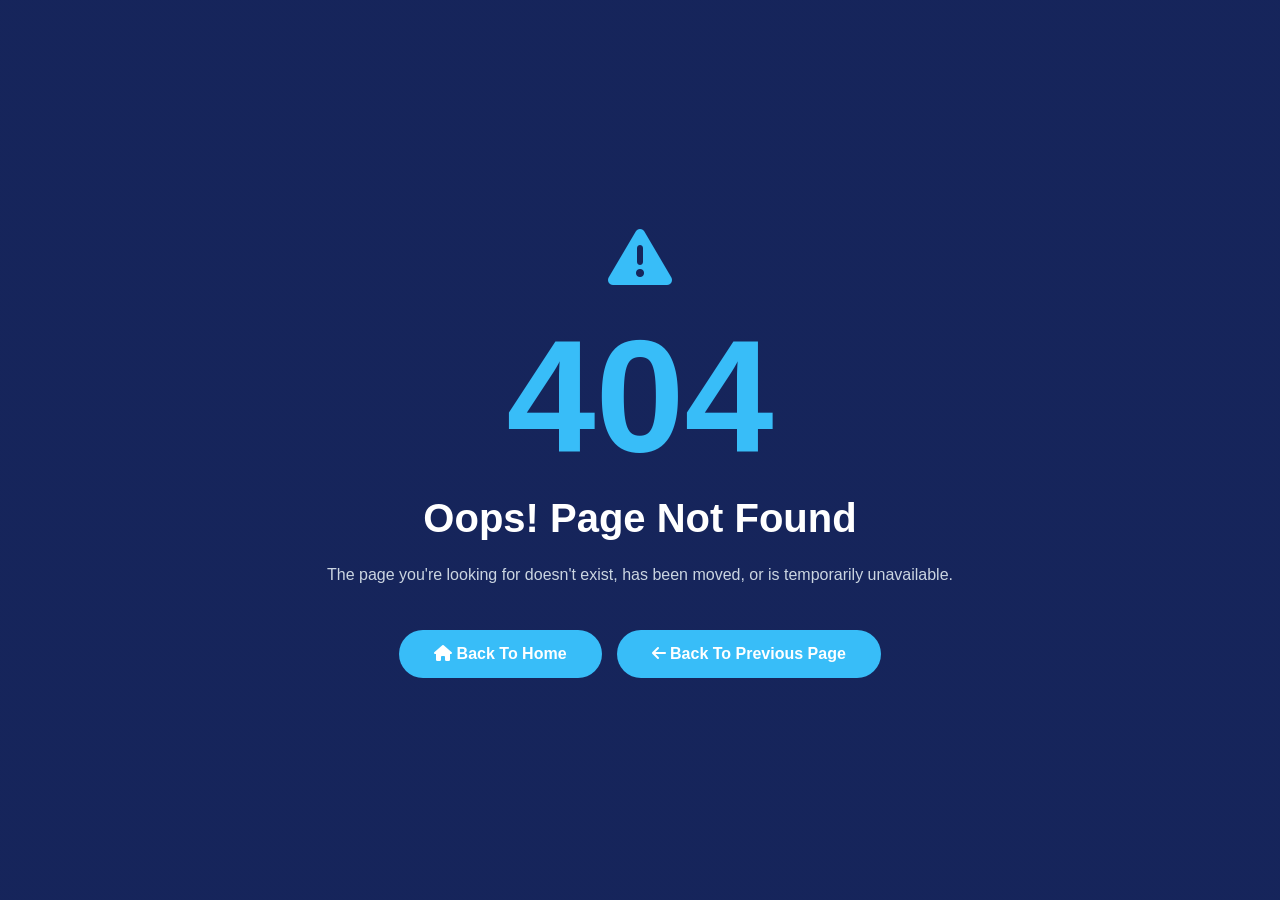
<file: broke.html>
<!DOCTYPE html>
<html lang="en">

<head>

    <meta charset="UTF-8">

    <meta name="viewport"
        content="width=device-width, initial-scale=1.0">
    <meta name="description" content="Page not found - The page you're looking for doesn't exist. Return to STACKLY homepage to explore our architecture and interior design services.">

    <title>404 | Page Not Found</title>

    <!-- Design System & Styles -->
    <link rel="stylesheet" href="css/design-system.css">
    <link rel="stylesheet" href="css/animations.css">
    <link rel="stylesheet" href="css/responsive.css">

    <link rel="stylesheet"
        href="https://cdnjs.cloudflare.com/ajax/libs/font-awesome/6.7.2/css/all.min.css">

    <style>

        *{
            margin:0;
            padding:0;
            box-sizing:border-box;
            font-family:'Poppins',sans-serif;
        }

        body{

            min-height:100vh;

            display:flex;
            justify-content:center;
            align-items:center;

            background:
            linear-gradient(
            rgba(2,18,77,.92),
            rgba(2,18,77,.92)
            ),
            url("https://images.unsplash.com/photo-1511818966892-d7d671e672a2?w=2000&fm=webp");

            background-size:cover;
            background-position:center;

            color:white;

            text-align:center;

            padding:20px;
        }

        .error-container{

            max-width:700px;
        }

        .error-code{

            font-size:10rem;

            font-weight:800;

            color:#38bdf8;

            line-height:1;
        }

        .error-title{

            font-size:2.5rem;

            margin:20px 0;
        }

        .error-text{

            color:#cbd5e1;

            line-height:1.8;

            margin-bottom:40px;
        }

        .home-btn{

            display:inline-block;

            padding:15px 35px;

            background:#38bdf8;

            color:white;

            text-decoration:none;

            border-radius:50px;

            font-weight:600;

            transition:.3s;
        }

        .home-btn:hover{

            transform:translateY(-5px);
        }

        .icon{

            font-size:4rem;

            margin-bottom:20px;

            color:#38bdf8;
        }
        .button-group{

    display:flex;

    justify-content:center;

    gap:15px;

    flex-wrap:wrap;
}
        /* ===========================
   MOBILE RESPONSIVE
=========================== */

@media(max-width:768px){

    body{

        padding:15px;
    }

    .error-container{

        width:100%;
    }

    .icon{

        font-size:3rem;
    }

    .error-code{

        font-size:6rem;
    }

    .error-title{

        font-size:1.8rem;

        margin:15px 0;
    }

    .error-text{

        font-size:.95rem;

        margin-bottom:30px;
    }

    .home-btn{

        display:block;

        width:100%;

        max-width:300px;

        margin:12px auto;

        padding:14px 20px;

        font-size:.95rem;
    }
}

/* ===========================
   SMALL MOBILE
=========================== */

@media(max-width:480px){

    .error-code{

        font-size:4.5rem;
    }

    .error-title{

        font-size:1.5rem;
    }

    .error-text{

        font-size:.9rem;

        line-height:1.6;
    }

    .icon{

        font-size:2.5rem;
    }

    .home-btn{

        width:100%;

        font-size:.9rem;

        padding:12px 18px;
    }
}

        
    </style>

</head>

<body>

    <div class="error-container">

        <div class="icon">

            <i class="fa-solid fa-triangle-exclamation"></i>

        </div>

        <h1 class="error-code">
            404
        </h1>

        <h2 class="error-title">
            Oops! Page Not Found
        </h2>

        <p class="error-text">

            The page you're looking for doesn't exist,
            has been moved, or is temporarily unavailable.

        </p>
        <div class="button-group">

    <a href="index.html" class="home-btn">

        <i class="fa-solid fa-house"></i>
        Back To Home

    </a>

    <a href="#"
       onclick="history.back(); return false;"
       class="home-btn">

        <i class="fa-solid fa-arrow-left"></i>
        Back To Previous Page

    </a>

</div>


    </div>

</body>

</html>
</file>
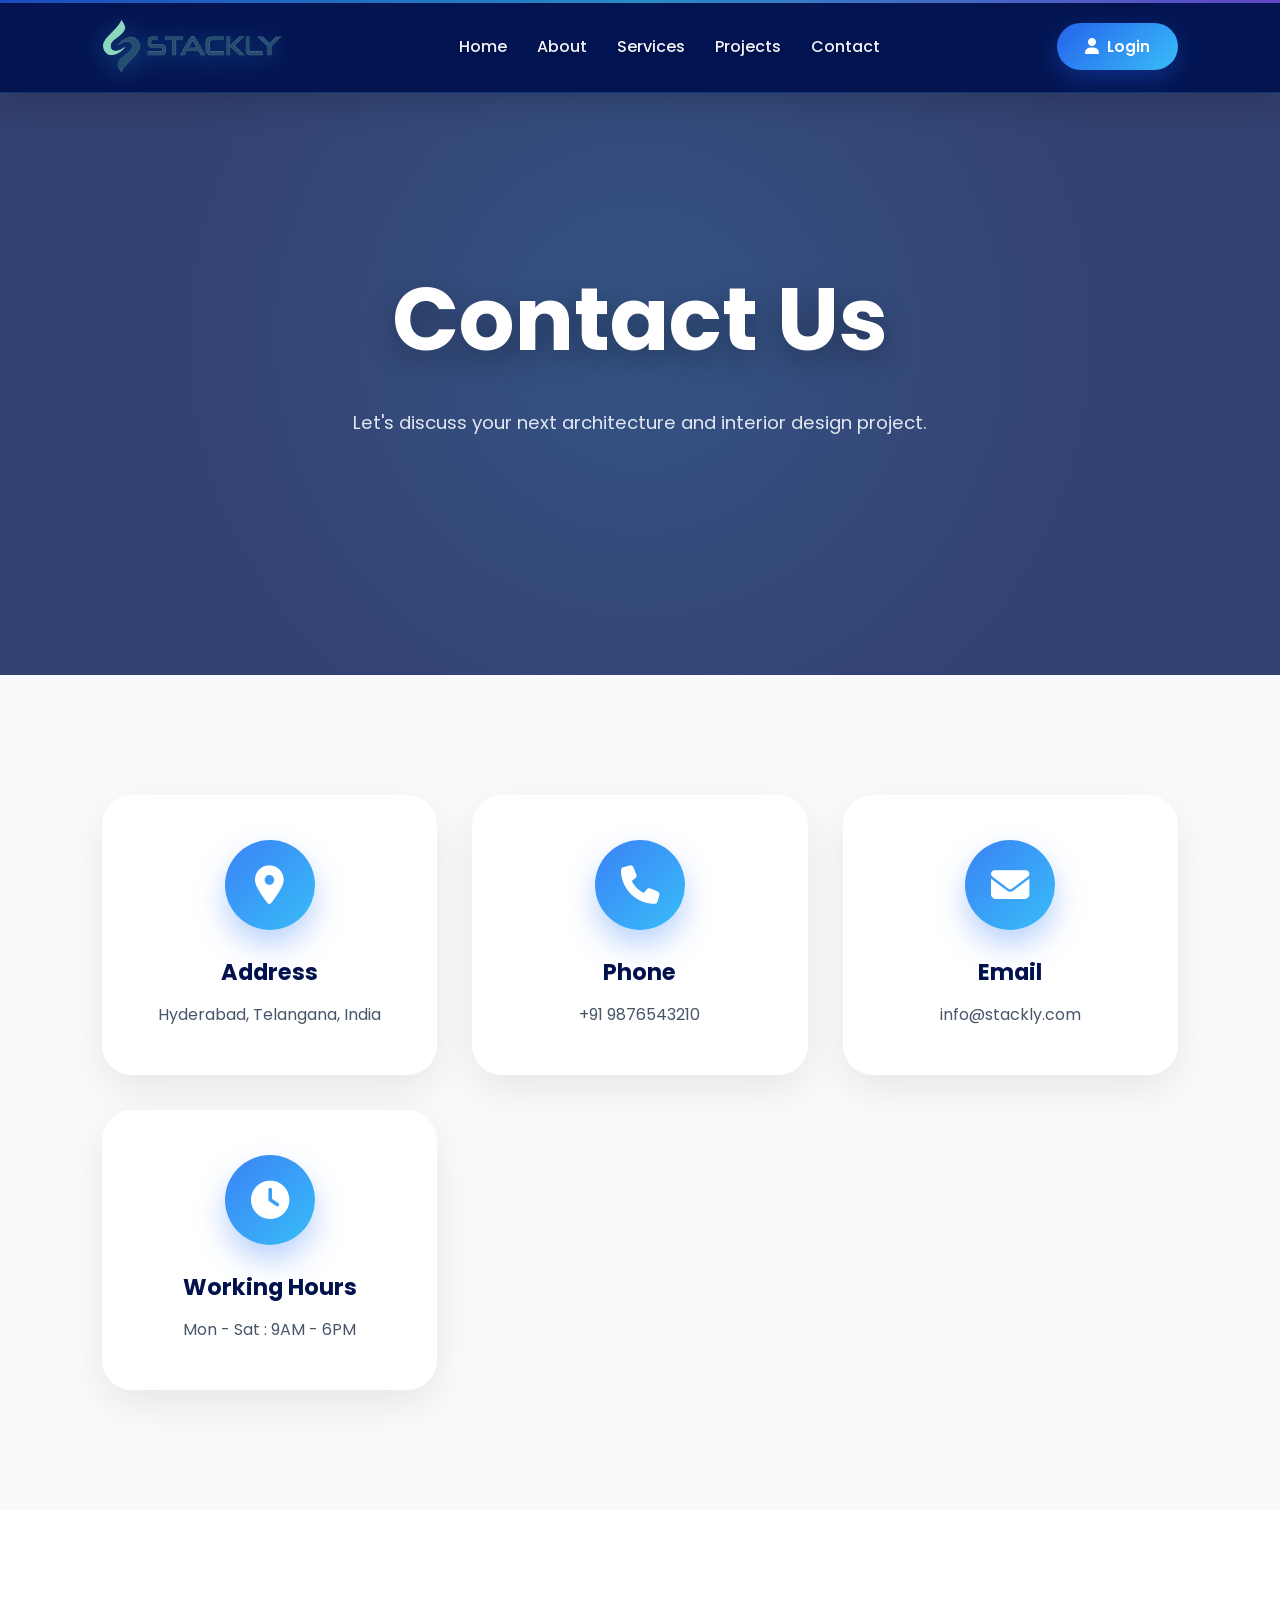
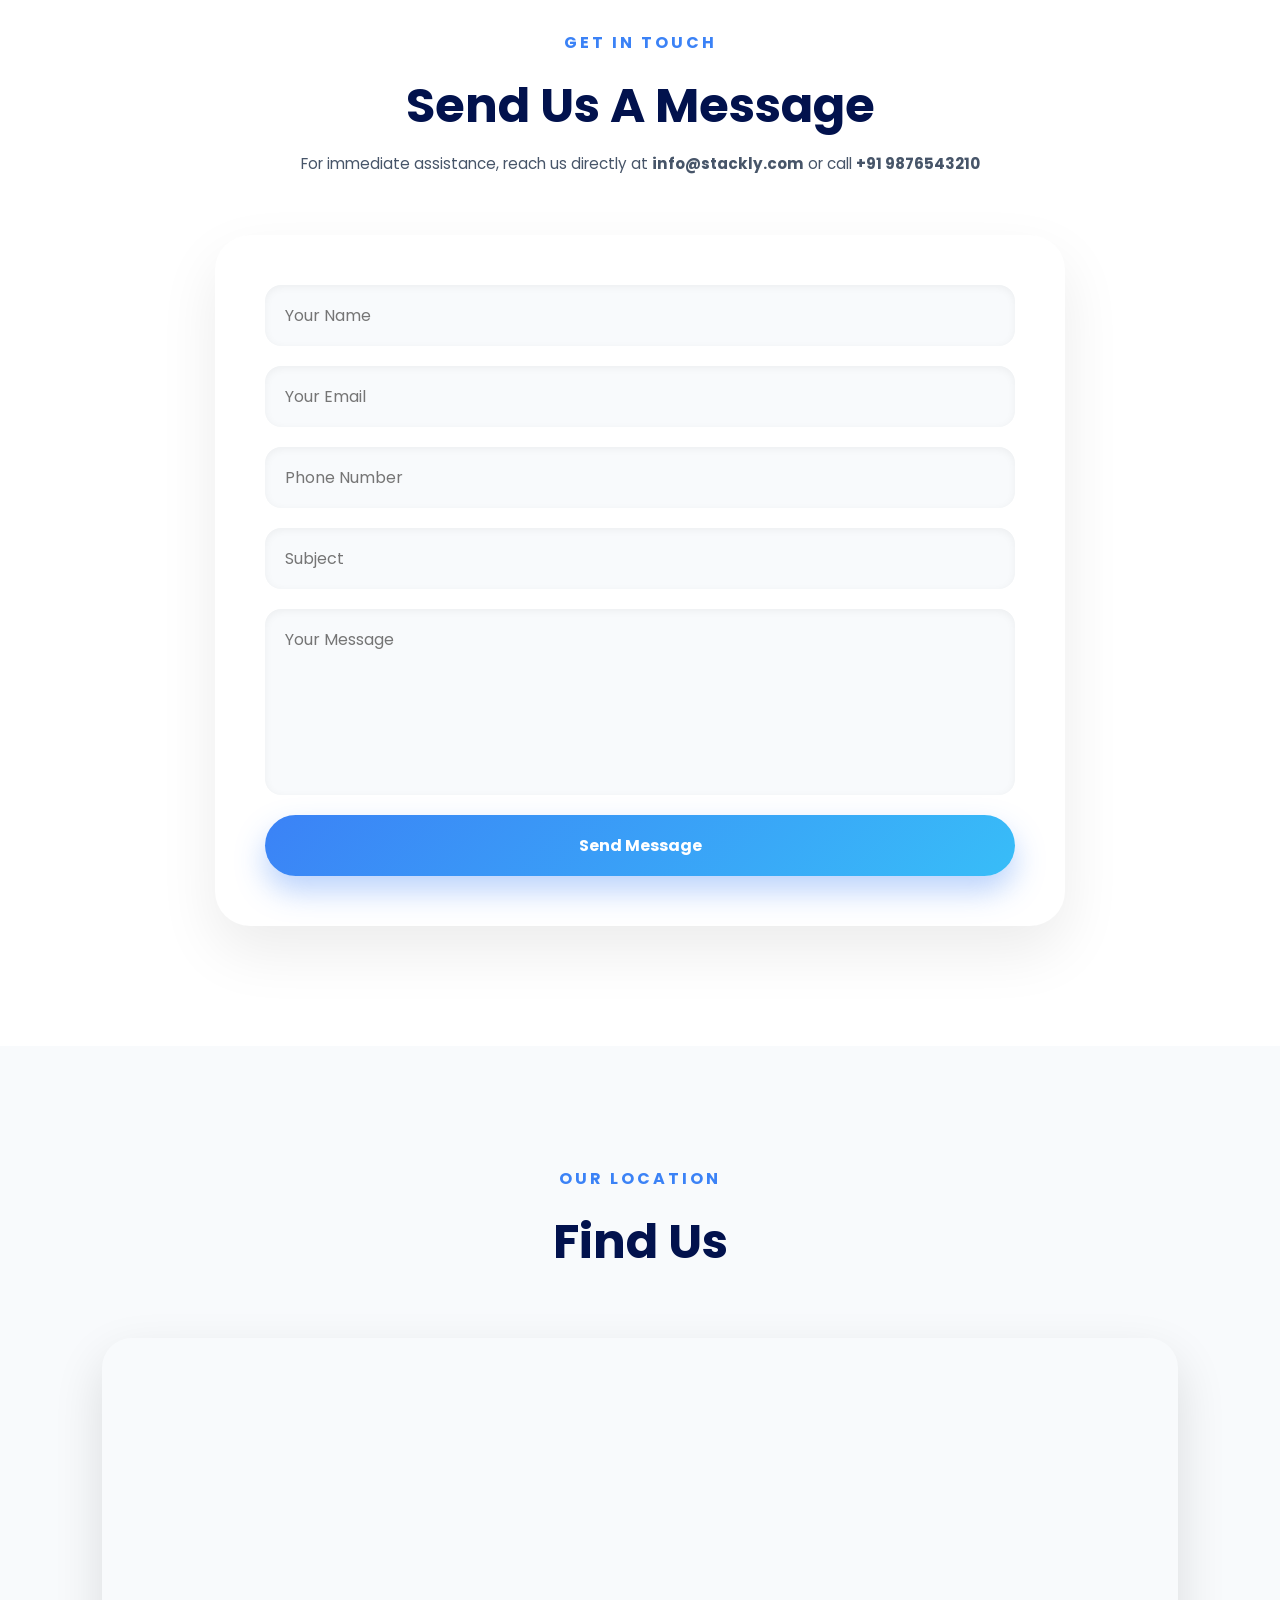
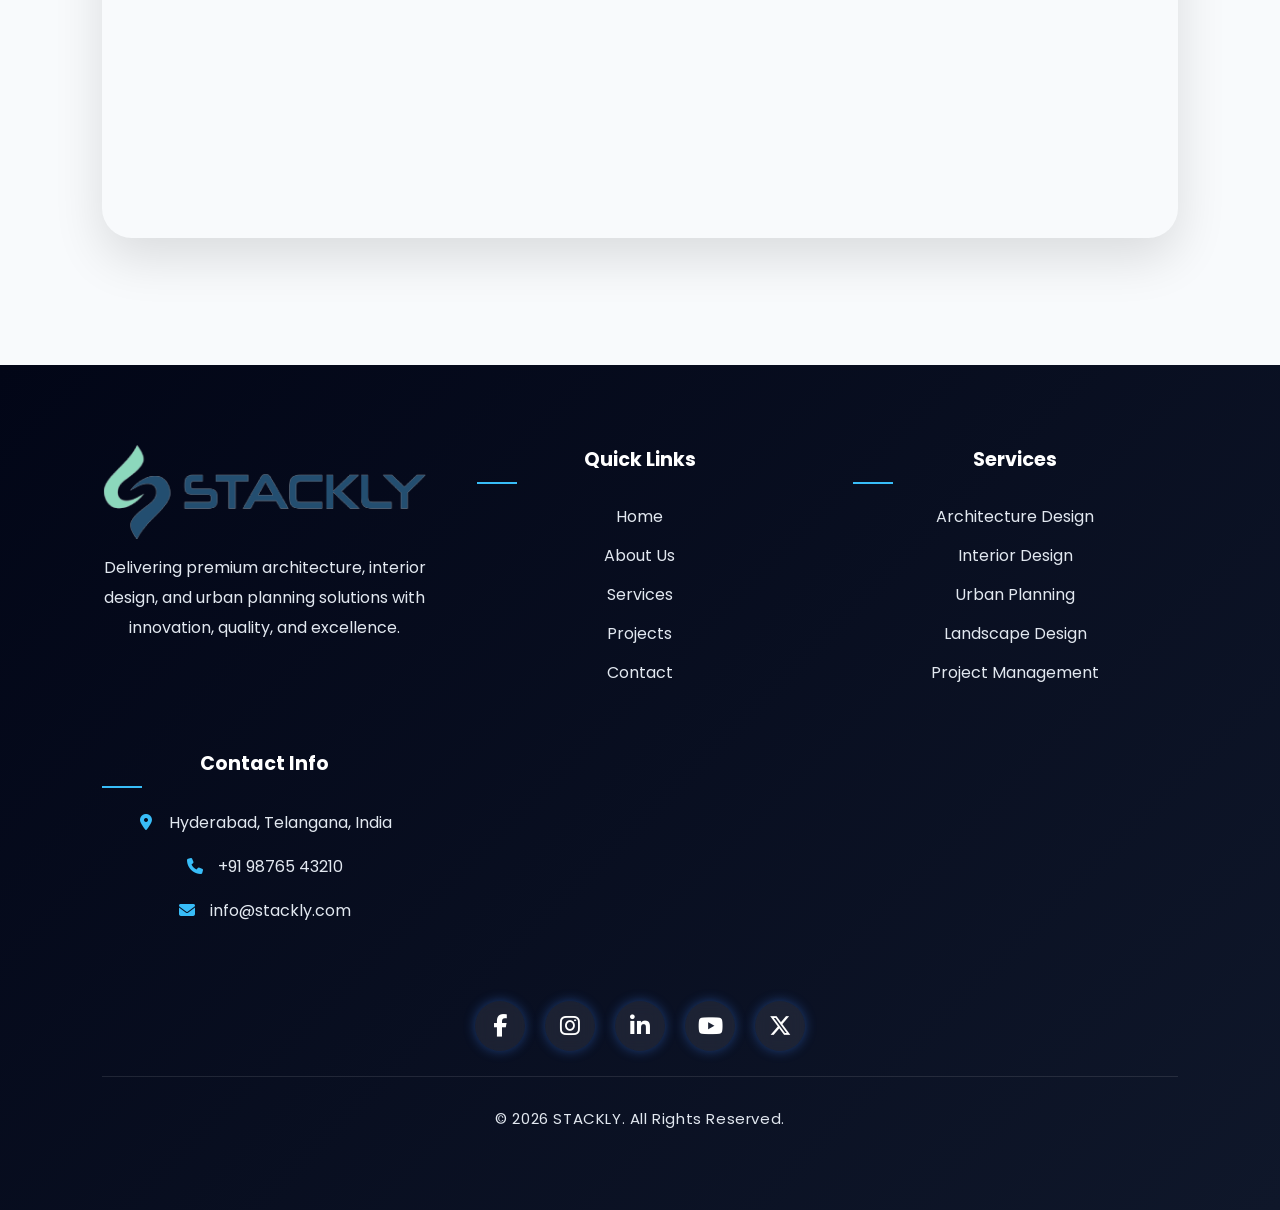
<file: contact.html>
<!DOCTYPE html>
<html lang="en">

<head>

    <meta charset="UTF-8">
    <meta name="viewport" content="width=device-width, initial-scale=1.0">
    <meta name="description" content="Get in touch with STACKLY for your architecture and interior design needs. Contact our team for consultations, project inquiries, or general information.">

    <title>STACKLY | Contact Us</title>

    <!-- Design System & Styles -->
    <link rel="stylesheet" href="css/design-system.css">
    <link rel="stylesheet" href="css/animations.css">
    <link rel="stylesheet" href="css/responsive.css">
    <link rel="stylesheet" href="css/style.css">
    <link rel="stylesheet" href="css/projects.css">
    <link rel="stylesheet" href="css/contact.css">

    <link rel="stylesheet"
        href="https://cdnjs.cloudflare.com/ajax/libs/font-awesome/6.7.2/css/all.min.css">

</head>

<body>

    <!-- ===========================
         STANDARD NAVBAR FOR ALL PAGES
         =========================== -->
    <header class="navbar">
        <!-- Logo -->
        <div class="logo">
            <a href="index.html">
                <img src="logo/logo-stackly.png" alt="STACKLY">
            </a>
        </div>

        <!-- Navigation Links -->
        <nav class="nav-menu">
            <ul class="nav-links">
                <li><a href="index.html">Home</a></li>
                <li><a href="about.html">About</a></li>
                <li><a href="services.html">Services</a></li>
                <li><a href="projects.html">Projects</a></li>
                <li><a href="contact.html">Contact</a></li>
            </ul>
        </nav>

        <!-- Right Section: Login Button & Mobile Menu -->
        <div class="nav-actions">
            <a href="login.html" class="login-btn">
                <i class="fa-solid fa-user"></i>
                <span>Login</span>
            </a>
            <div class="menu-btn">
                <i class="fa-solid fa-bars"></i>
            </div>
        </div>
    </header>

    <!-- HERO -->

    <section class="contact-hero">

        <div class="hero-content">

            <h1>Contact Us</h1>

            <p>
                Let's discuss your next architecture
                and interior design project.
            </p>

        </div>

    </section>

    <!-- CONTACT INFO -->

    <section class="contact-info">

        <div class="info-card">

            <i class="fa-solid fa-location-dot"></i>

            <h3>Address</h3>

            <p>
                Hyderabad, Telangana, India
            </p>

        </div>

        <div class="info-card">

            <i class="fa-solid fa-phone"></i>

            <h3>Phone</h3>

            <p>
                +91 9876543210
            </p>

        </div>

        <div class="info-card">

            <i class="fa-solid fa-envelope"></i>

            <h3>Email</h3>

            <p>
                info@stackly.com
            </p>

        </div>

        <div class="info-card">

            <i class="fa-solid fa-clock"></i>

            <h3>Working Hours</h3>

            <p>
                Mon - Sat : 9AM - 6PM
            </p>

        </div>

    </section>

    <!-- CONTACT FORM -->

    <section class="contact-form-section">

        <div class="section-heading">

            <span>GET IN TOUCH</span>

            <h2>Send Us A Message</h2>

            <p style="color: #475569; margin-top: 10px; font-size: 0.95rem;">
                For immediate assistance, reach us directly at <strong>info@stackly.com</strong> or call <strong>+91 9876543210</strong>
            </p>

        </div>

        <form class="contact-form" id="contactForm">

            <input
                type="text"
                name="name"
                placeholder="Your Name"
                required>

            <input
                type="email"
                name="email"
                placeholder="Your Email"
                required>

            <input
                type="tel"
                name="phone"
                placeholder="Phone Number"
                pattern="[0-9]{10}"
                title="Please enter a valid 10-digit phone number"
                required>

            <input
                type="text"
                name="subject"
                placeholder="Subject"
                required>

            <textarea
                name="message"
                rows="6"
                placeholder="Your Message"
                minlength="10"
                required></textarea>

            <button
                type="submit"
                class="btn primary-btn">

                Send Message

            </button>

        </form>

    </section>

    <!-- MAP SECTION -->

    <section class="map-section">

        <div class="section-heading">

            <span>OUR LOCATION</span>

            <h2>Find Us</h2>

        </div>

        <iframe
            src="https://maps.google.com/maps?q=hyderabad&t=&z=13&ie=UTF8&iwloc=&output=embed"
            loading="lazy">
        </iframe>

    </section>

    <!-- FOOTER -->
<footer class="footer">

  <div class="footer-grid">
    <!-- Company -->
    <div class="footer-col reveal reveal-left">
        <a href="index.html">
            <img src="logo/logo-stackly.png" alt="STACKLY Logo">
        </a>
      <p>
        Delivering premium architecture,
        interior design, and urban planning
        solutions with innovation, quality,
        and excellence.
      </p>
    </div>

    <!-- Quick Links -->
    <div class="footer-col reveal">
      <h4>Quick Links</h4>
      <a href="index.html">Home</a>
      <a href="about.html">About Us</a>
      <a href="services.html">Services</a>
      <a href="projects.html">Projects</a>
      <a href="contact.html">Contact</a>
    </div>

    <!-- Services -->
    <div class="footer-col reveal">
      <h4>Services</h4>
      <a href="services.html">Architecture Design</a>
      <a href="services.html">Interior Design</a>
      <a href="services.html">Urban Planning</a>
      <a href="services.html">Landscape Design</a>
      <a href="services.html">Project Management</a>
    </div>

    <!-- Contact -->
    <div class="footer-col reveal reveal-right">
      <h4>Contact Info</h4>
      <p><i class="fa-solid fa-location-dot"></i> Hyderabad, Telangana, India</p>
      <p><i class="fa-solid fa-phone"></i> +91 98765 43210</p>
      <p><i class="fa-solid fa-envelope"></i> info@stackly.com</p>
    </div>
  </div>

  <!-- Social Media -->
  <div class="footer-social reveal">
    <a href="broke.html"><i class="fab fa-facebook-f"></i></a>
    <a href="broke.html"><i class="fab fa-instagram"></i></a>
    <a href="broke.html"><i class="fab fa-linkedin-in"></i></a>
    <a href="broke.html"><i class="fab fa-youtube"></i></a>
    <a href="broke.html"><i class="fab fa-x-twitter"></i></a>
  </div>

  <!-- Bottom -->
 <div class="footer-bottom reveal">
    <p>© 2026 STACKLY. All Rights Reserved.</p>
  </div>
</footer>


    <script src="js/mobile-menu.js"></script>
    <script src="js/contact.js"></script>

</body>

</html>
</file>
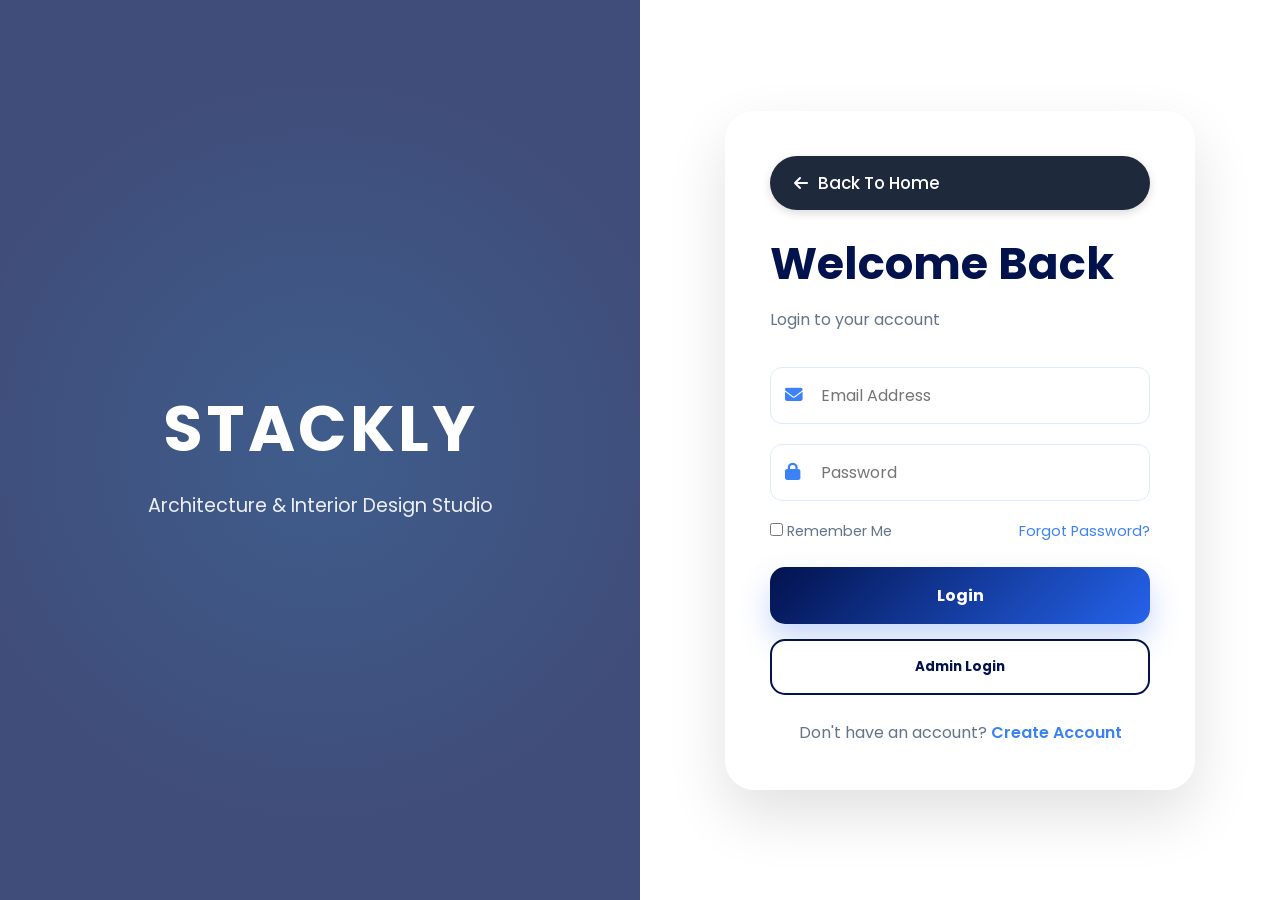
<file: dashboard.html>
<!DOCTYPE html>
<html lang="en">

<head>

    <meta charset="UTF-8">
    <meta name="viewport" content="width=device-width, initial-scale=1.0">
    <meta name="description" content="Access your STACKLY client dashboard to manage projects, view design proposals, track progress, and communicate with your design team.">

    <title>STACKLY Dashboard</title>

    <!-- Design System & Animations -->
    <link rel="stylesheet" href="css/design-system.css">
    <link rel="stylesheet" href="css/animations.css">
    <link rel="stylesheet" href="css/responsive.css">
    <link rel="stylesheet" href="css/dashboard.css">

    <link rel="stylesheet"
        href="https://cdnjs.cloudflare.com/ajax/libs/font-awesome/6.7.2/css/all.min.css">
        <style>
            .profile-btn{

    display:inline-flex;

    justify-content:center;
    align-items:center;

    width:100%;

    padding:15px;

    border-radius:12px;

    text-decoration:none;

    background:
    linear-gradient(
        135deg,
        #2563eb,
        #38bdf8
    );

    color:white;

    font-size:1rem;

    font-weight:600;

    transition:.3s ease;

    box-shadow:
    0 10px 25px rgba(37,99,235,.25);
}

.profile-btn:hover{

    transform:translateY(-4px);

    box-shadow:
    0 15px 35px rgba(37,99,235,.35);
}
        </style>

</head>

<body>

    <!-- ================= SIDEBAR ================= -->

<aside class="sidebar">

    <div class="logo">
        <a href="index.html">
            <img src="logo/logo-stackly.png" alt="logo">
        </a>
    </div>

    <ul class="menu">

        <li class="active">
            <a href="#" onclick="showSection('dashboard')">
                <i class="fa-solid fa-house"></i>
                Dashboard
            </a>
        </li>

        <li>
            <a href="#" onclick="showSection('projects')">
                <i class="fa-solid fa-diagram-project"></i>
                Projects
            </a>
        </li>

        <li>
            <a href="#" onclick="showSection('saved')">
                <i class="fa-solid fa-heart"></i>
                Saved Designs
            </a>
        </li>

        <li>
            <a href="#" onclick="showSection('messages')">
                <i class="fa-solid fa-envelope"></i>
                Messages
            </a>
        </li>

        <li>
            <a href="#" onclick="showSection('profile')">
                <i class="fa-solid fa-user"></i>
                Profile
            </a>
        </li>

        <li>
            <a href="#" onclick="showSection('settings')">
                <i class="fa-solid fa-gear"></i>
                Settings
            </a>
        </li>

        <!-- Back to Home -->
        <li>
            <a href="index.html">
                <i class="fa-solid fa-arrow-left"></i>
                Back to Home
            </a>
        </li>

        <!-- Logout -->
        <li>
            <a href="#" id="logoutBtn">
                <i class="fa-solid fa-right-from-bracket"></i>
                Logout
            </a>
        </li>

    </ul>

</aside>

    <!-- ================= MAIN CONTENT ================= -->
<main class="main-content">

    <!-- DASHBOARD -->

    <section id="dashboard" class="dashboard-section active">

        <section class="welcome-card">

            <h1>Welcome Back 👋</h1>

            <p>
                Manage your architecture projects
                and portfolio from one place.
            </p>

        </section>

        <section class="stats">

            <div class="stat-card">
                <i class="fa-solid fa-building"></i>
                <h2>48+</h2>
                <p>Projects</p>
            </div>

            <div class="stat-card">
                <i class="fa-solid fa-users"></i>
                <h2>120+</h2>
                <p>Clients</p>
            </div>

            <div class="stat-card">
                <i class="fa-solid fa-award"></i>
                <h2>18+</h2>
                <p>Awards</p>
            </div>

            <div class="stat-card">
                <i class="fa-solid fa-calendar"></i>
                <h2>12+</h2>
                <p>Years</p>
            </div>

        </section>

    </section>

    <!-- PROJECTS -->

    <section id="projects" class="dashboard-section">

        <h2>Projects Management</h2>

        <div class="projects-grid">

            <div class="project-card">

                <h3>Modern Villa</h3>

                <p>Luxury Residential Design</p>

            </div>

            <div class="project-card">

                <h3>Corporate Tower</h3>

                <p>Commercial Building</p>

            </div>

            <div class="project-card">

                <h3>Luxury Interior</h3>

                <p>Interior Design</p>

            </div>

        </div>

    </section>

    <!-- SAVED DESIGNS -->

<section id="saved" class="dashboard-section">

    <h2>Saved Designs Gallery</h2>

    <div class="gallery-grid">

        <img src="https://images.unsplash.com/photo-1512917774080-9991f1c4c750?w=600&fm=webp" alt="Saved design - Modern residential villa architecture">

        <img src="https://images.unsplash.com/photo-1486406146926-c627a92ad1ab?w=600&fm=webp" alt="Saved design - Contemporary commercial building">

        <img src="https://images.unsplash.com/photo-1505693416388-ac5ce068fe85?w=600&fm=webp" alt="Saved design - Luxury interior decor">

    </div>

</section>

    <!-- MESSAGES -->

    <section id="messages" class="dashboard-section">

        <h2>Messages</h2>

        <div class="message-card">

            <h4>John Doe</h4>

            <p>
                I need a consultation for my villa project.
            </p>

        </div>

        <div class="message-card">

            <h4>Rahul</h4>

            <p>
                Can you share the latest project updates?
            </p>

        </div>

    </section>

    <!-- PROFILE -->

<section id="profile" class="dashboard-section">

    <h2>User Profile</h2>

    <div class="profile-card">

        <div class="profile-header">

            <img
            src="https://i.pravatar.cc/200?img=12"
            alt="Profile"
            class="profile-img">

            <h3 id="profileName">
                STACKLY User
            </h3>

            <p>
                Premium Member
            </p>

        </div>

        <div class="profile-details">

            <div class="profile-item">

                <label>
                    Full Name
                </label>

                <input
                type="text"
                id="userName"
                value="STACKLY User">

            </div>

            <div class="profile-item">

                <label>
                    Email Address
                </label>

                <input
                type="email"
                id="userEmail"
                value="admin@stackly.com">

            </div>

            <div class="profile-item">

                <label>
                    Phone Number
                </label>

                <input
                type="tel"
                value="+91 9876543210">

            </div>

            <div class="profile-item">

                <label>
                    Location
                </label>

                <input
                type="text"
                value="Bangalore, India">

            </div>
<a href="broke.html" class="profile-btn">

    <i class="fa-solid fa-pen-to-square"></i> Update Profile

</a>
        
        </div>

    </div>

</section>

    <!-- PROFILE -->

    

    <!-- SETTINGS -->
<section id="settings" class="dashboard-section">

    <h2>Account Settings</h2>

    <div class="settings-card">

        <div class="setting-item">

            <label>Full Name</label>

            <input
            type="text"
            value="STACKLY User">

        </div>

        <div class="setting-item">

            <label>Email Address</label>

            <input
            type="email"
            value="admin@stackly.com">

        </div>

        <div class="setting-item">

            <label>Theme</label>

            <select>

                <option>Light Mode</option>

                <option>Dark Mode</option>

            </select>

        </div>

        <button class="save-btn">

            Save Changes

        </button>

    </div>

</section>
</main>
<script>

  

function showSection(sectionId){

    document
    .querySelectorAll('.dashboard-section')
    .forEach(section => {

        section.classList.remove('active');

    });

    document
    .getElementById(sectionId)
    .classList.add('active');
}

// Logout

document
.getElementById('logoutBtn')
.addEventListener('click',function(){

    window.location.href='login.html';

});





</script>

<script>

function updateProfile(){

    const name =
    document.getElementById(
        "userName"
    ).value;

    const email =
    document.getElementById(
        "userEmail"
    ).value;

    document.getElementById(
        "profileName"
    ).innerText = name;

    localStorage.setItem(
        "userName",
        name
    );

    localStorage.setItem(
        "userEmail",
        email
    );

    alert(
        "Profile Updated Successfully!"
    );
}

// Load Saved Data

window.addEventListener(
    "load",
    ()=>{

        const savedName =
        localStorage.getItem(
            "userName"
        );

        const savedEmail =
        localStorage.getItem(
            "userEmail"
        );

        if(savedName){

            document.getElementById(
                "userName"
            ).value =
            savedName;

            document.getElementById(
                "profileName"
            ).innerText =
            savedName;
        }

        if(savedEmail){

            document.getElementById(
                "userEmail"
            ).value =
            savedEmail;
        }

    }
);

</script>
    <script src="js/dashboard.js"></script>

</body>

</html>
</file>
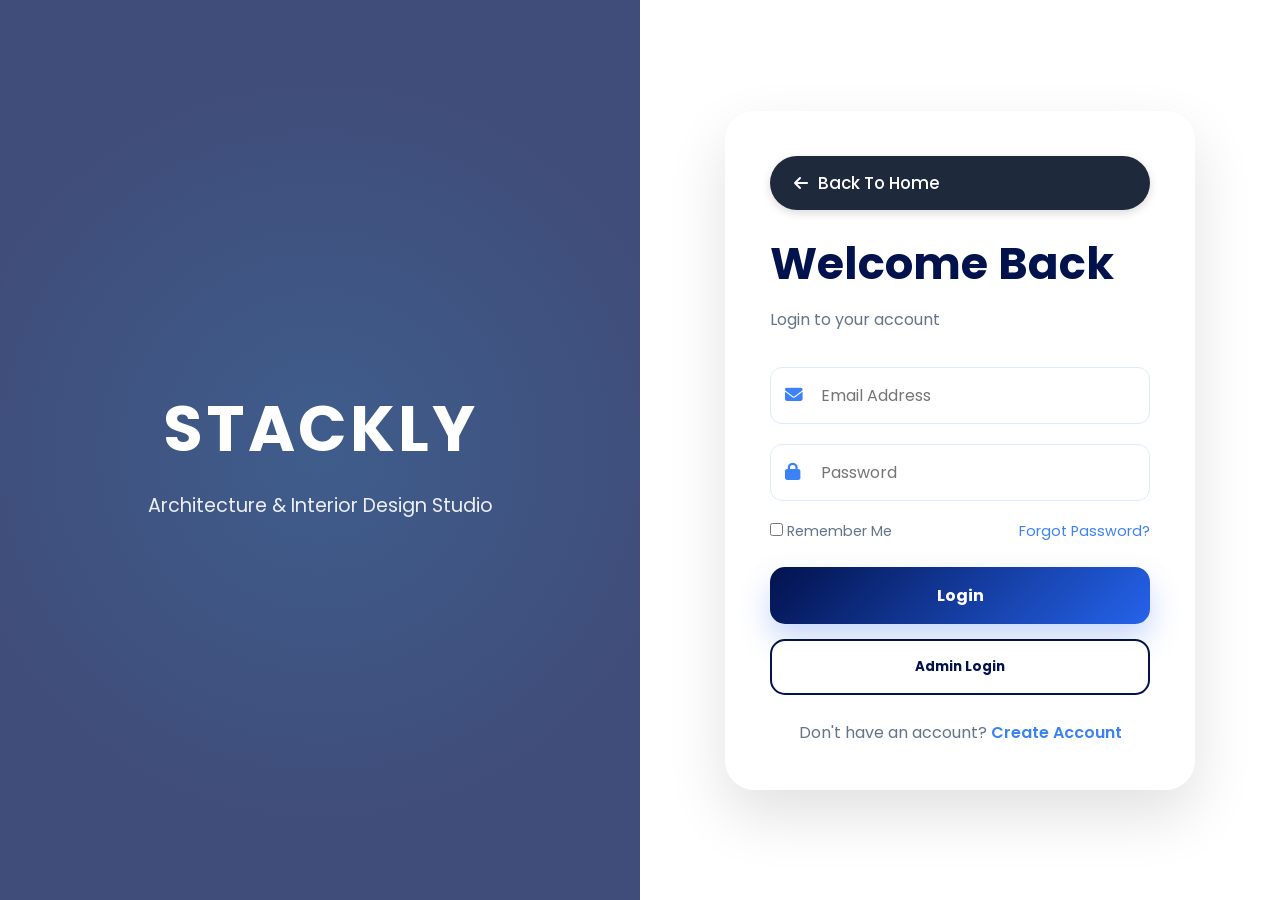
<file: login.html>
<!DOCTYPE html>
<html lang="en">

<head>
    <meta charset="UTF-8">
    <meta name="viewport" content="width=device-width, initial-scale=1.0">
    <meta name="description" content="Sign in to your STACKLY account to access your dashboard, manage projects, and collaborate with our design team on your architecture and interior design needs.">
    <title>STACKLY | Login</title>

    <!-- Design System -->
    <link rel="stylesheet" href="css/design-system.css">
    <link rel="stylesheet" href="css/animations.css">
    <link rel="stylesheet" href="css/responsive.css">
    <link rel="stylesheet" href="css/auth.css">
    <link rel="stylesheet"
        href="https://cdnjs.cloudflare.com/ajax/libs/font-awesome/6.7.2/css/all.min.css">
</head>

<body>

    <div class="auth-container">

        <!-- LEFT SIDE -->
        <div class="left-panel">
            <div class="overlay"></div>
            <div class="left-content">
                <h1>STACKLY</h1>
                <p>Architecture & Interior Design Studio</p>
            </div>
        </div>

        <!-- RIGHT SIDE -->
        <div class="right-panel">

            <div class="form-box">

    <!-- BACK TO HOME BUTTON -->
    <a href="index.html" class="back-home">
        <i class="fa-solid fa-arrow-left"></i>
        <span>Back To Home</span>
    </a>

    <h2>Welcome Back</h2>
    <p class="subtitle">Login to your account</p>

    <form id="loginForm">

        <div class="input-group">
            <i class="fa-solid fa-envelope"></i>
            <input type="email" id="email" placeholder="Email Address" required>
        </div>

        <div class="input-group">
            <i class="fa-solid fa-lock"></i>
            <input type="password" id="password" placeholder="Password" required>
        </div>

        <div class="options">
            <label>
                <input type="checkbox"> Remember Me
            </label>
            <a href="broke.html">Forgot Password?</a>
        </div>

        <button type="submit" class="login-btn">Login</button>
        <button type="button" class="admin-btn" onclick="adminLogin()">Admin Login</button>
    </form>

    <p class="signup-text">
        Don't have an account?
        <a href="signup.html">Create Account</a>
    </p>
</div>

        </div>
    </div>

    <!-- Built-in Crypto Utilities (No CDN required - works offline) -->
    <script src="js/crypto-utils.js"></script>
    <script src="js/auth-new.js"></script>
</body>
</html>
</file>
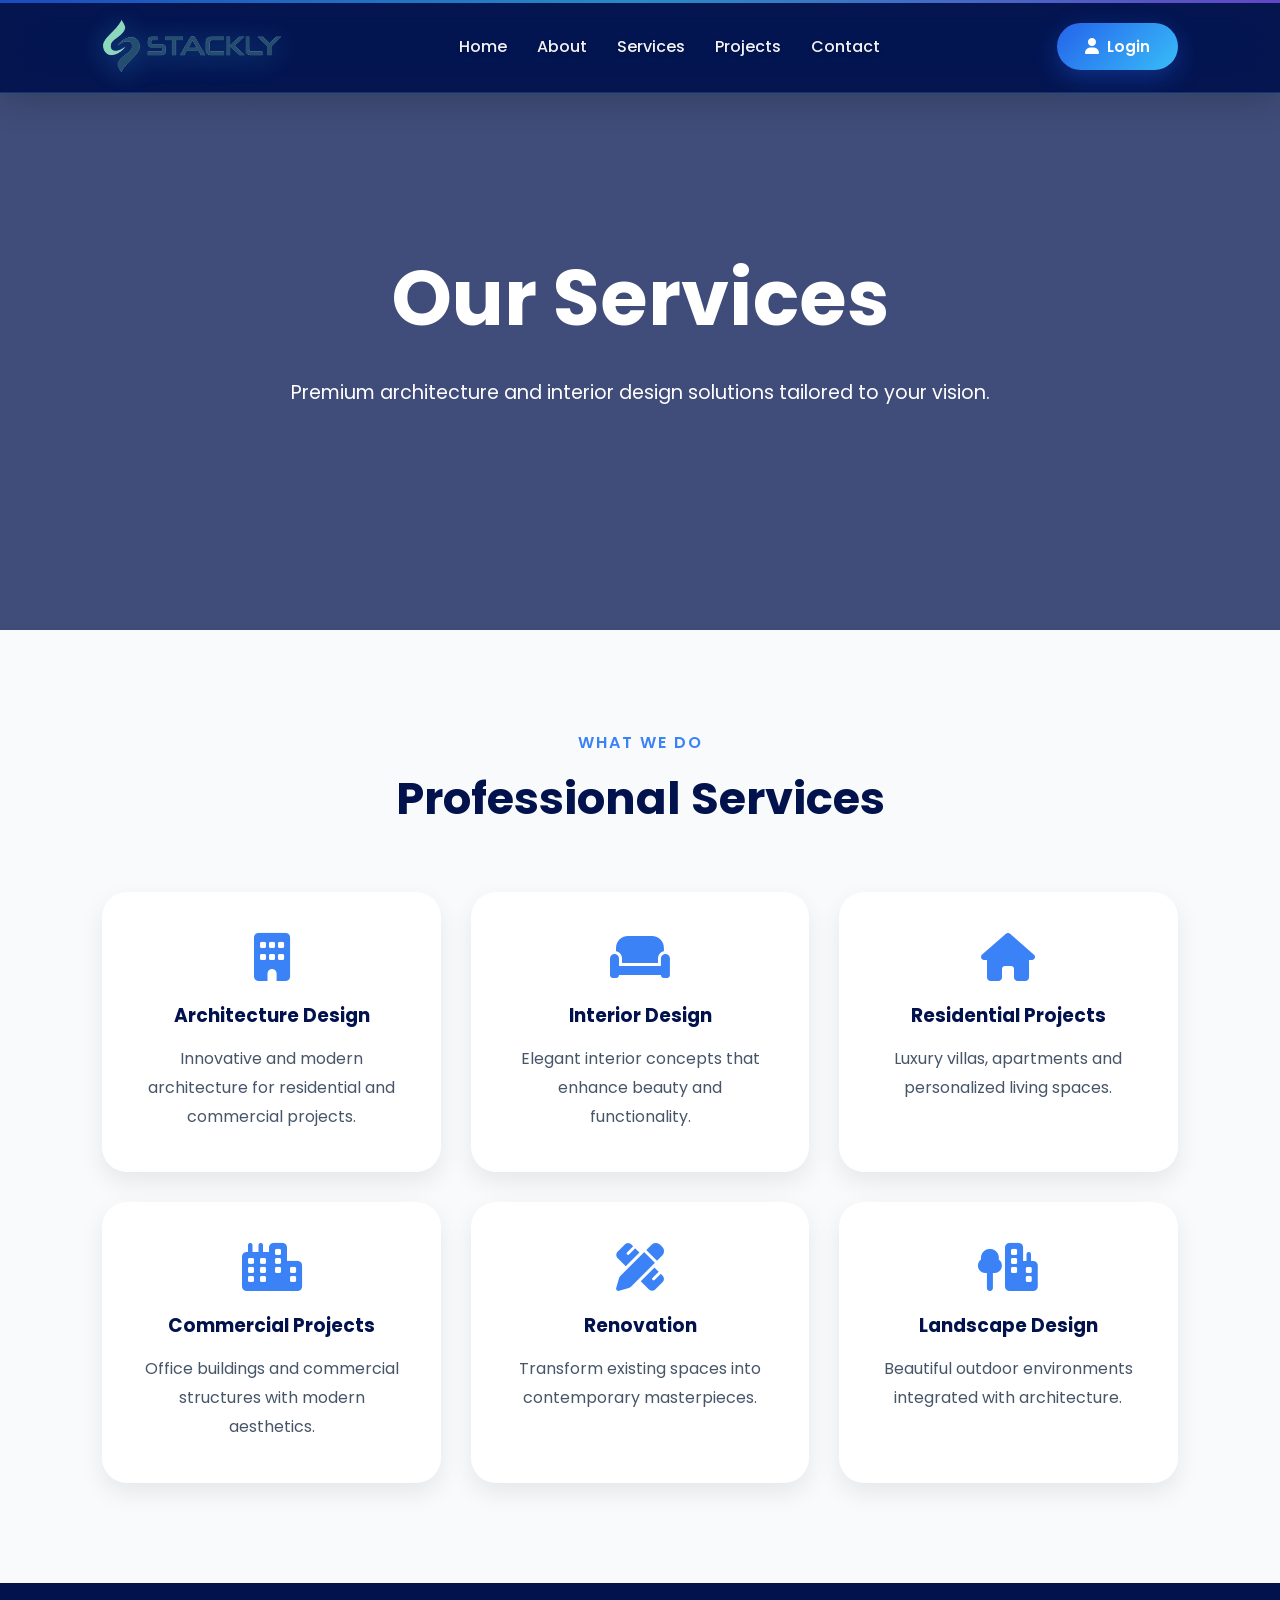
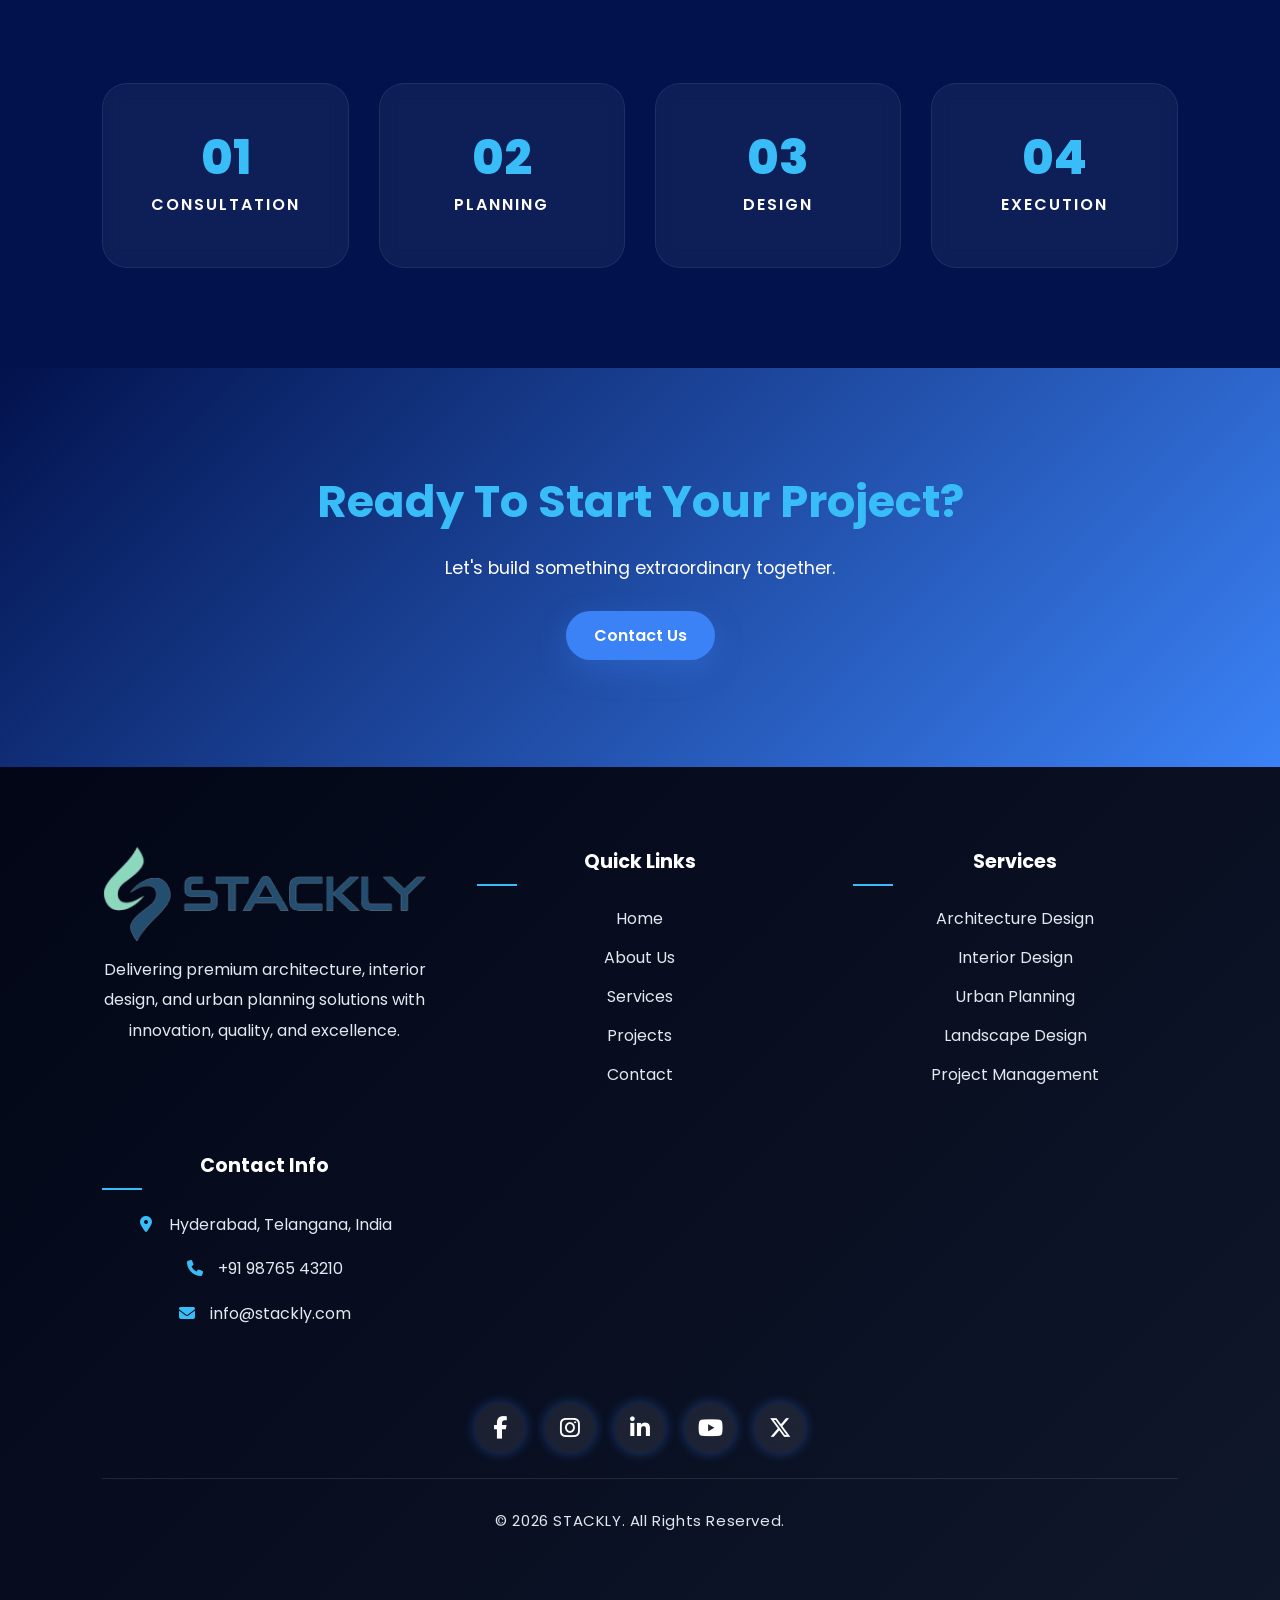
<file: services.html>
<!DOCTYPE html>
<html lang="en">

<head>
    <meta charset="UTF-8">
    <meta name="viewport" content="width=device-width, initial-scale=1.0">
    <meta name="description" content="Explore STACKLY's comprehensive architecture and interior design services including residential design, commercial spaces, 3D visualization, and project management solutions.">
    <title>STACKLY | Services</title>

    <!-- Design System & Styles -->
    <link rel="stylesheet" href="css/design-system.css">
    <link rel="stylesheet" href="css/animations.css">
    <link rel="stylesheet" href="css/responsive.css">
    <link rel="stylesheet" href="css/style.css">
    <link rel="stylesheet" href="css/projects.css">
    <link rel="stylesheet" href="css/services.css">

    <link rel="stylesheet"
        href="https://cdnjs.cloudflare.com/ajax/libs/font-awesome/6.7.2/css/all.min.css">
</head>

<body>

    <!-- ===========================
         STANDARD NAVBAR FOR ALL PAGES
         =========================== -->
    <header class="navbar">
        <!-- Logo -->
        <div class="logo">
            <a href="index.html">
                <img src="logo/logo-stackly.png" alt="STACKLY">
            </a>
        </div>

        <!-- Navigation Links -->
        <nav class="nav-menu">
            <ul class="nav-links">
                <li><a href="index.html">Home</a></li>
                <li><a href="about.html">About</a></li>
                <li><a href="services.html">Services</a></li>
                <li><a href="projects.html">Projects</a></li>
                <li><a href="contact.html">Contact</a></li>
            </ul>
        </nav>

        <!-- Right Section: Login Button & Mobile Menu -->
        <div class="nav-actions">
            <a href="login.html" class="login-btn">
                <i class="fa-solid fa-user"></i>
                <span>Login</span>
            </a>
            <div class="menu-btn">
                <i class="fa-solid fa-bars"></i>
            </div>
        </div>
    </header>

    <!-- ================= HERO ================= -->

    <section class="hero services-hero">

        <div class="hero-content">

            <h1>
                Our Services
            </h1>

            <p>
                Premium architecture and interior design
                solutions tailored to your vision.
            </p>

        </div>

    </section>

    <!-- ================= SERVICES ================= -->

    <section class="services">

        <div class="section-heading">

            <span>WHAT WE DO</span>

            <h2>Professional Services</h2>

        </div>

        <div class="service-container">

            <div class="service-card">

                <i class="fa-solid fa-building"></i>

                <h3>Architecture Design</h3>

                <p>
                    Innovative and modern architecture
                    for residential and commercial projects.
                </p>

            </div>

            <div class="service-card">

                <i class="fa-solid fa-couch"></i>

                <h3>Interior Design</h3>

                <p>
                    Elegant interior concepts that
                    enhance beauty and functionality.
                </p>

            </div>

            <div class="service-card">

                <i class="fa-solid fa-house"></i>

                <h3>Residential Projects</h3>

                <p>
                    Luxury villas, apartments and
                    personalized living spaces.
                </p>

            </div>

            <div class="service-card">

                <i class="fa-solid fa-city"></i>

                <h3>Commercial Projects</h3>

                <p>
                    Office buildings and commercial
                    structures with modern aesthetics.
                </p>

            </div>

            <div class="service-card">

                <i class="fa-solid fa-pen-ruler"></i>

                <h3>Renovation</h3>

                <p>
                    Transform existing spaces into
                    contemporary masterpieces.
                </p>

            </div>

            <div class="service-card">

                <i class="fa-solid fa-tree-city"></i>

                <h3>Landscape Design</h3>

                <p>
                    Beautiful outdoor environments
                    integrated with architecture.
                </p>

            </div>

        </div>

    </section>

    <!-- ================= PROCESS ================= -->

    <section class="stats">

        <div class="stat-box">

            <h2>01</h2>

            <p>Consultation</p>

        </div>

        <div class="stat-box">

            <h2>02</h2>

            <p>Planning</p>

        </div>

        <div class="stat-box">

            <h2>03</h2>

            <p>Design</p>

        </div>

        <div class="stat-box">

            <h2>04</h2>

            <p>Execution</p>

        </div>

    </section>

    <!-- ================= CTA ================= -->

    <section class="contact-cta">

        <h2>
            Ready To Start Your Project?
        </h2>

        <p>
            Let's build something extraordinary together.
        </p>

        <a href="contact.html" class="btn primary-btn">
            Contact Us
        </a>

    </section>

    <!-- ================= FOOTER ================= -->
<footer class="footer">

  <div class="footer-grid">
    <!-- Company -->
    <div class="footer-col reveal reveal-left">
        <a href="index.html">
            <img src="logo/logo-stackly.png" alt="STACKLY Logo">
        </a>
      <p>
        Delivering premium architecture,
        interior design, and urban planning
        solutions with innovation, quality,
        and excellence.
      </p>
    </div>

    <!-- Quick Links -->
    <div class="footer-col reveal">
      <h4>Quick Links</h4>
      <a href="index.html">Home</a>
      <a href="about.html">About Us</a>
      <a href="services.html">Services</a>
      <a href="projects.html">Projects</a>
      <a href="contact.html">Contact</a>
    </div>

    <!-- Services -->
    <div class="footer-col reveal">
      <h4>Services</h4>
      <a href="services.html">Architecture Design</a>
      <a href="services.html">Interior Design</a>
      <a href="services.html">Urban Planning</a>
      <a href="services.html">Landscape Design</a>
      <a href="services.html">Project Management</a>
    </div>

    <!-- Contact -->
    <div class="footer-col reveal reveal-right">
      <h4>Contact Info</h4>
      <p><i class="fa-solid fa-location-dot"></i> Hyderabad, Telangana, India</p>
      <p><i class="fa-solid fa-phone"></i> +91 98765 43210</p>
      <p><i class="fa-solid fa-envelope"></i> info@stackly.com</p>
    </div>
  </div>

  <!-- Social Media -->
  <div class="footer-social reveal">
    <a href="broke.html"><i class="fab fa-facebook-f"></i></a>
    <a href="broke.html"><i class="fab fa-instagram"></i></a>
    <a href="broke.html"><i class="fab fa-linkedin-in"></i></a>
    <a href="broke.html"><i class="fab fa-youtube"></i></a>
    <a href="broke.html"><i class="fab fa-x-twitter"></i></a>
  </div>

  <!-- Bottom -->
 <div class="footer-bottom reveal">
    <p>© 2026 STACKLY. All Rights Reserved.</p>
  </div>
</footer>


    <script src="js/mobile-menu.js"></script>

</body>

</html>
</file>
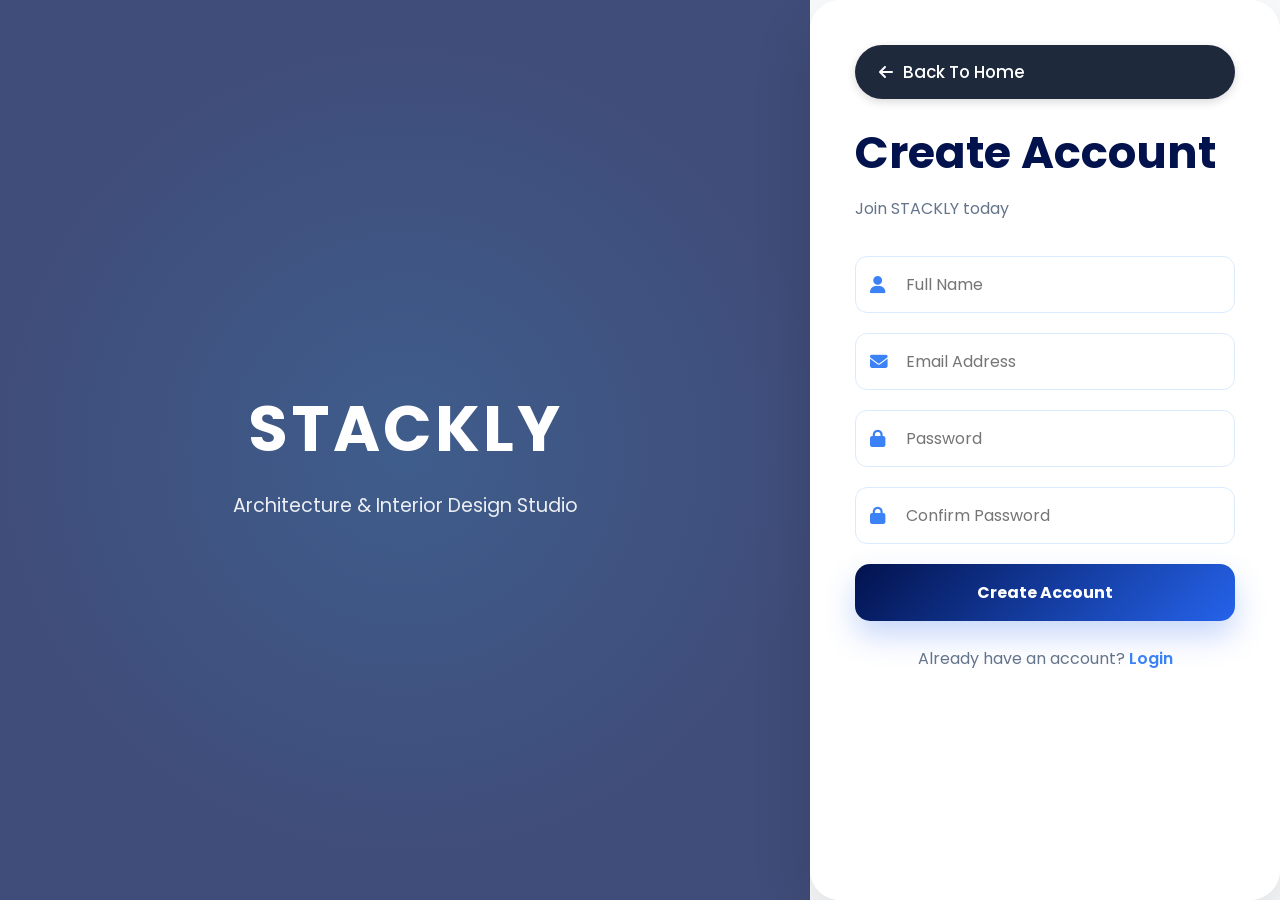
<file: signup.html>
<!DOCTYPE html>
<html lang="en">

<head>

    <meta charset="UTF-8">
    <meta name="viewport" content="width=device-width, initial-scale=1.0">
    <meta name="description" content="Create your STACKLY account to start your architecture and interior design journey. Join our platform to access exclusive services and manage your design projects.">

    <title>STACKLY | Sign Up</title>

    <!-- Design System & Styles -->
    <link rel="stylesheet" href="css/design-system.css">
    <link rel="stylesheet" href="css/animations.css">
    <link rel="stylesheet" href="css/responsive.css">
    <link rel="stylesheet" href="css/auth.css">

    <link rel="stylesheet"
        href="https://cdnjs.cloudflare.com/ajax/libs/font-awesome/6.7.2/css/all.min.css">

    <!-- Password Strength Indicator Styles -->
    <style>
        .password-strength {
            margin-bottom: 15px;
        }

        .strength-bar {
            width: 100%;
            height: 8px;
            background-color: #e2e8f0;
            border-radius: 4px;
            overflow: hidden;
            margin-bottom: 8px;
        }

        .strength-bar-fill {
            height: 100%;
            width: 0%;
            transition: width 0.3s ease, background-color 0.3s ease;
            border-radius: 4px;
        }

        .strength-bar-fill.weak {
            width: 33%;
            background-color: #ef4444;
        }

        .strength-bar-fill.medium {
            width: 66%;
            background-color: #f59e0b;
        }

        .strength-bar-fill.good {
            width: 85%;
            background-color: #3b82f6;
        }

        .strength-bar-fill.strong {
            width: 100%;
            background-color: #10b981;
        }

        .strength-text {
            font-size: 0.875rem;
            font-weight: 600;
            margin-bottom: 10px;
        }

        .strength-text.weak {
            color: #ef4444;
        }

        .strength-text.medium {
            color: #f59e0b;
        }

        .strength-text.good {
            color: #3b82f6;
        }

        .strength-text.strong {
            color: #10b981;
        }

        .password-requirements {
            background: #f8fafc;
            border-radius: 8px;
            padding: 12px;
            margin-top: 10px;
        }

        .requirement {
            font-size: 0.8rem;
            margin: 6px 0;
            color: #64748b;
            transition: color 0.3s ease;
        }

        .requirement.met {
            color: #10b981;
            font-weight: 600;
        }

        .requirement.met::before {
            content: '✓ ';
        }

        .requirement:not(.met)::before {
            content: '✗ ';
        }
    </style>

</head>

<body>

    <div class="auth-container">

        <!-- LEFT PANEL -->

        <div class="left-panel">

            <div class="left-content">

                <h1>STACKLY</h1>

                <p>
                    Architecture & Interior Design Studio
                </p>

            </div>

        </div>

        <!-- RIGHT PANEL -->
<div class="form-box">

    <!-- BACK TO HOME BUTTON -->
    <a href="index.html" class="back-home">
        <i class="fa-solid fa-arrow-left"></i>
        <span>Back To Home</span>
    </a>

    <h2>Create Account</h2>
    <p class="subtitle">Join STACKLY today</p>

    <form id="signupForm">
        <div class="input-group">
            <i class="fa-solid fa-user"></i>
            <input type="text" id="name" placeholder="Full Name" required>
        </div>
        <small id="nameError" class="error-message"></small>

        <div class="input-group">
            <i class="fa-solid fa-envelope"></i>
            <input type="email" id="email" placeholder="Email Address" required>
        </div>

        <div class="input-group">
            <i class="fa-solid fa-lock"></i>
            <input type="password" id="password" placeholder="Password" required>
        </div>

        <!-- Password Strength Indicator -->
        <div id="passwordStrength" class="password-strength" style="display: none; margin-top: 10px;">
            <div class="strength-bar">
                <div id="strengthBar" class="strength-bar-fill"></div>
            </div>
            <p id="strengthText" class="strength-text"></p>
            <div class="password-requirements">
                <p id="req-length" class="requirement">✗ At least 8 characters</p>
                <p id="req-uppercase" class="requirement">✗ One uppercase letter</p>
                <p id="req-lowercase" class="requirement">✗ One lowercase letter</p>
                <p id="req-number" class="requirement">✗ One number</p>
                <p id="req-special" class="requirement">✗ One special character (!@#$%^&*)</p>
            </div>
        </div>

        <div class="input-group">
            <i class="fa-solid fa-lock"></i>
            <input type="password" id="confirmPassword" placeholder="Confirm Password" required>
        </div>

        <button type="submit" class="login-btn">Create Account</button>
    </form>

    <p class="signup-text">
        Already have an account?
        <a href="login.html">Login</a>
    </p>
</div>


    </div>

    <!-- Built-in Crypto Utilities (No CDN required - works offline) -->
    <script src="js/crypto-utils.js"></script>
    <script src="js/signup-new.js"></script>

</body>

</html>
</file>
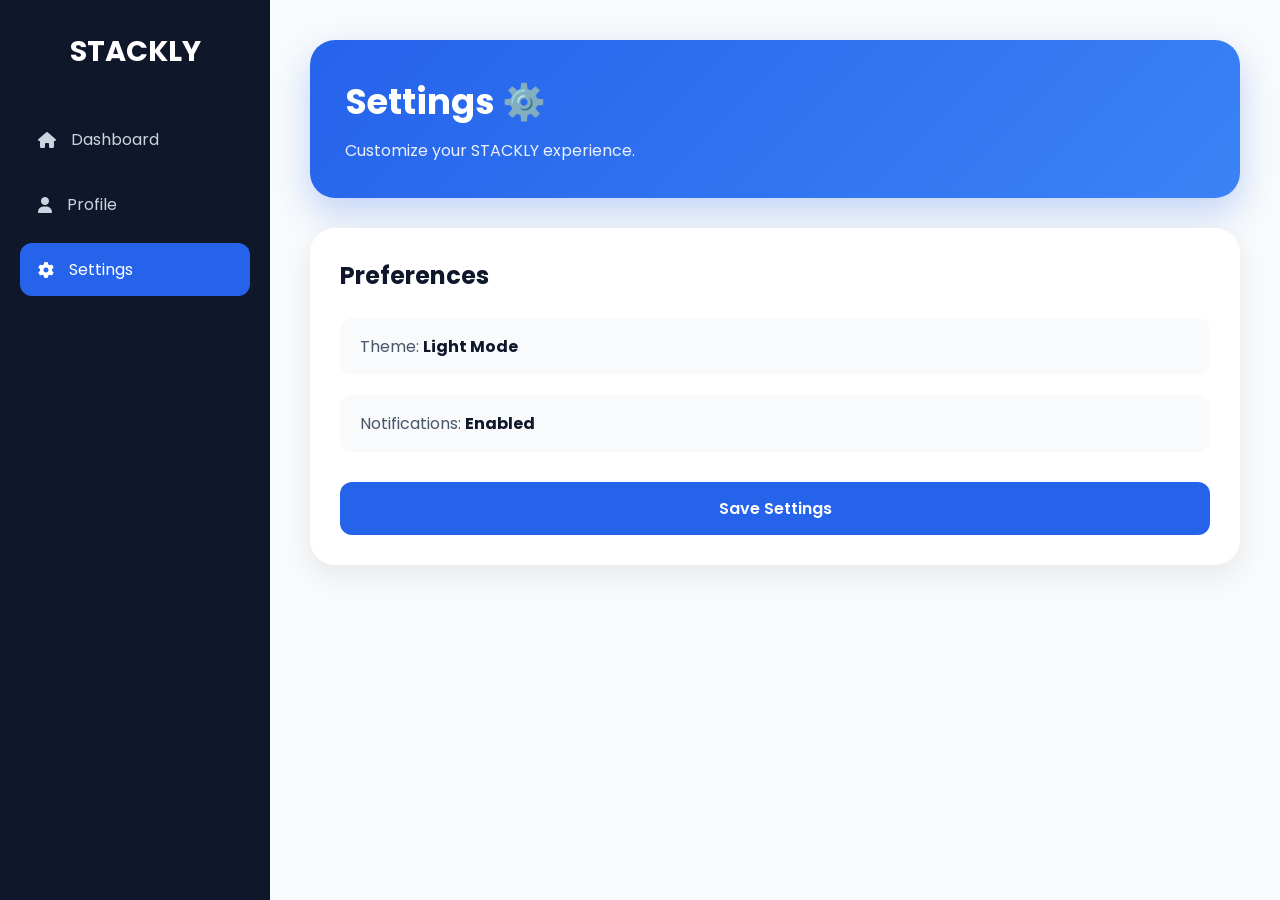
<file: error.html/settings.html>
<!DOCTYPE html>
<html lang="en">

<head>
    <meta charset="UTF-8">
    <meta name="viewport" content="width=device-width, initial-scale=1.0">
    <meta name="description" content="Configure your STACKLY account settings, manage notifications, security preferences, and customize your dashboard experience.">
    <title>STACKLY | Settings</title>

    <!-- Design System & Styles -->
    <link rel="stylesheet" href="../css/design-system.css">
    <link rel="stylesheet" href="../css/animations.css">
    <link rel="stylesheet" href="../css/responsive.css">

    <link rel="stylesheet"
        href="https://cdnjs.cloudflare.com/ajax/libs/font-awesome/6.7.2/css/all.min.css">
        <style>
            /* ==========================
   GOOGLE FONT
========================== */

@import url('https://fonts.googleapis.com/css2?family=Poppins:wght@300;400;500;600;700;800&display=swap');

/* ==========================
   RESET
========================== */

*{
    margin:0;
    padding:0;
    box-sizing:border-box;
    font-family:'Poppins',sans-serif;
}

body{
    background:#f8fafc;
    display:flex;
    min-height:100vh;
}

/* ==========================
   SIDEBAR
========================== */

.sidebar{
    width:270px;
    height:100vh;

    background:#0f172a;

    position:fixed;
    left:0;
    top:0;

    padding:30px 20px;
}

.logo{
    color:white;
    font-size:1.8rem;
    font-weight:700;

    text-align:center;

    margin-bottom:40px;
}

.menu{
    list-style:none;
}

.menu li{
    margin-bottom:12px;
}

.menu li a{

    display:flex;
    align-items:center;
    gap:15px;

    text-decoration:none;

    color:#cbd5e1;

    padding:14px 18px;

    border-radius:12px;

    transition:.3s;
}

.menu li a:hover{
    background:#1e293b;
    color:white;
}

.menu li.active a{
    background:#2563eb;
    color:white;
}

.menu li i{
    font-size:1rem;
}

/* ==========================
   MAIN CONTENT
========================== */

.main-content{
    flex:1;

    margin-left:270px;

    padding:40px;
}

/* ==========================
   WELCOME CARD
========================== */

.welcome-card{

    background:linear-gradient(
        135deg,
        #2563eb,
        #3b82f6
    );

    color:white;

    padding:35px;

    border-radius:25px;

    margin-bottom:30px;

    box-shadow:
    0 15px 35px rgba(37,99,235,.25);
}

.welcome-card h1{
    font-size:2.2rem;
    margin-bottom:10px;
}

.welcome-card p{
    opacity:.9;
}

/* ==========================
   PROFILE CARD
========================== */

.profile-card{

    background:white;

    padding:30px;

    border-radius:25px;

    box-shadow:
    0 10px 30px rgba(0,0,0,.08);
}

.profile-card h2{
    color:#0f172a;
    margin-bottom:25px;
}

/* ==========================
   PROFILE INFO
========================== */

.profile-info{

    display:flex;
    flex-direction:column;

    gap:20px;
}

.profile-info p{

    background:#f8fafc;

    padding:16px 20px;

    border-radius:12px;

    color:#475569;

    font-size:1rem;
}

.profile-info strong{
    color:#0f172a;
}

/* ==========================
   BUTTON
========================== */

.login-btn{

    border:none;

    background:#2563eb;

    color:white;

    padding:14px 20px;

    border-radius:12px;

    cursor:pointer;

    font-size:1rem;
    font-weight:600;

    transition:.3s;

    margin-top:10px;
}

.login-btn:hover{

    background:#1d4ed8;

    transform:translateY(-3px);

    box-shadow:
    0 10px 20px rgba(37,99,235,.25);
}

/* ==========================
   RESPONSIVE
========================== */

@media(max-width:992px){

    .sidebar{
        width:220px;
    }

    .main-content{
        margin-left:220px;
    }
}

@media(max-width:768px){

    .sidebar{
        display:none;
    }

    .main-content{
        margin-left:0;
        padding:20px;
    }

    .welcome-card h1{
        font-size:1.8rem;
    }

    .profile-card{
        padding:20px;
    }
}
        </style>
</head>

<body>

    <aside class="sidebar">

        <div class="logo">
            STACKLY
        </div>

        <ul class="menu">

            <li>
                <a href="dashboard.html">
                    <i class="fa-solid fa-house"></i>
                    Dashboard
                </a>
            </li>

            <li>
                <a href="profile.html">
                    <i class="fa-solid fa-user"></i>
                    Profile
                </a>
            </li>

            <li class="active">
                <a href="settings.html">
                    <i class="fa-solid fa-gear"></i>
                    Settings
                </a>
            </li>

        </ul>

    </aside>

    <main class="main-content">

        <section class="welcome-card">

            <h1>Settings ⚙️</h1>

            <p>
                Customize your STACKLY experience.
            </p>

        </section>

        <section class="profile-card">

            <h2>Preferences</h2>

            <div class="profile-info">

                <p>
                    Theme:
                    <strong>Light Mode</strong>
                </p>

                <p>
                    Notifications:
                    <strong>Enabled</strong>
                </p>

                <button class="login-btn">
                    Save Settings
                </button>

            </div>

        </section>

    </main>

</body>

</html>
</file>
<file: css/design-system.css>
/**
 * STACKLY Design System
 * Modern design tokens and CSS variables for consistent UI
 */

:root {
  /* ===========================
     COLOR SYSTEM
     =========================== */

  /* Primary Colors */
  --primary: #02124d;
  --primary-light: #1e3a8a;
  --primary-dark: #0a0e27;

  /* Secondary Colors */
  --secondary: #3b82f6;
  --secondary-light: #60a5fa;
  --secondary-dark: #2563eb;

  /* Accent Colors */
  --accent: #38bdf8;
  --accent-light: #7dd3fc;
  --accent-dark: #0284c7;

  /* Neutral Colors */
  --white: #ffffff;
  --black: #000000;
  --gray-50: #f8fafc;
  --gray-100: #f1f5f9;
  --gray-200: #e2e8f0;
  --gray-300: #cbd5e1;
  --gray-400: #94a3b8;
  --gray-500: #64748b;
  --gray-600: #475569;
  --gray-700: #334155;
  --gray-800: #1e293b;
  --gray-900: #0f172a;

  /* Semantic Colors */
  --success: #10b981;
  --success-light: #34d399;
  --success-dark: #059669;

  --warning: #f59e0b;
  --warning-light: #fbbf24;
  --warning-dark: #d97706;

  --error: #ef4444;
  --error-light: #f87171;
  --error-dark: #dc2626;

  --info: #3b82f6;
  --info-light: #60a5fa;
  --info-dark: #2563eb;

  /* ===========================
     GRADIENT SYSTEM
     =========================== */

  --gradient-primary: linear-gradient(135deg, #2563eb 0%, #38bdf8 100%);
  --gradient-secondary: linear-gradient(135deg, #3b82f6 0%, #8b5cf6 100%);
  --gradient-hero: linear-gradient(135deg, #0f172a 0%, #02124d 50%, #1e3a8a 100%);
  --gradient-card: linear-gradient(145deg, rgba(255,255,255,0.95), rgba(248,250,252,0.9));
  --gradient-glass: linear-gradient(135deg, rgba(255,255,255,0.1), rgba(255,255,255,0.05));
  --gradient-overlay: linear-gradient(to top, rgba(2, 18, 77, 0.95), transparent);
  --gradient-shine: linear-gradient(90deg, transparent, rgba(255,255,255,0.3), transparent);

  /* ===========================
     SPACING SCALE (8px base)
     =========================== */

  --space-xs: 0.5rem;    /* 8px */
  --space-sm: 1rem;      /* 16px */
  --space-md: 1.5rem;    /* 24px */
  --space-lg: 2rem;      /* 32px */
  --space-xl: 3rem;      /* 48px */
  --space-2xl: 4rem;     /* 64px */
  --space-3xl: 6rem;     /* 96px */
  --space-4xl: 8rem;     /* 128px */

  /* ===========================
     TYPOGRAPHY SCALE
     =========================== */

  --text-xs: 0.75rem;    /* 12px */
  --text-sm: 0.875rem;   /* 14px */
  --text-base: 1rem;     /* 16px */
  --text-lg: 1.125rem;   /* 18px */
  --text-xl: 1.25rem;    /* 20px */
  --text-2xl: 1.5rem;    /* 24px */
  --text-3xl: 1.875rem;  /* 30px */
  --text-4xl: 2.25rem;   /* 36px */
  --text-5xl: 3rem;      /* 48px */
  --text-6xl: 3.75rem;   /* 60px */
  --text-7xl: 4.5rem;    /* 72px */

  /* Font Weights */
  --font-light: 300;
  --font-normal: 400;
  --font-medium: 500;
  --font-semibold: 600;
  --font-bold: 700;
  --font-extrabold: 800;

  /* Line Heights */
  --leading-none: 1;
  --leading-tight: 1.25;
  --leading-snug: 1.375;
  --leading-normal: 1.5;
  --leading-relaxed: 1.625;
  --leading-loose: 2;

  /* ===========================
     BORDER RADIUS
     =========================== */

  --radius-sm: 0.5rem;   /* 8px */
  --radius-md: 0.75rem;  /* 12px */
  --radius-lg: 1rem;     /* 16px */
  --radius-xl: 1.5rem;   /* 24px */
  --radius-2xl: 2rem;    /* 32px */
  --radius-full: 9999px;

  /* ===========================
     SHADOW SYSTEM
     =========================== */

  --shadow-sm: 0 2px 8px rgba(0, 0, 0, 0.05);
  --shadow-md: 0 4px 16px rgba(0, 0, 0, 0.08);
  --shadow-lg: 0 10px 30px rgba(0, 0, 0, 0.12);
  --shadow-xl: 0 20px 50px rgba(0, 0, 0, 0.15);
  --shadow-2xl: 0 30px 70px rgba(0, 0, 0, 0.2);
  --shadow-inner: inset 0 2px 4px rgba(0, 0, 0, 0.06);
  --shadow-glow: 0 0 40px rgba(59, 130, 246, 0.3);
  --shadow-glow-lg: 0 0 60px rgba(59, 130, 246, 0.5);

  /* ===========================
     TRANSITIONS & ANIMATIONS
     =========================== */

  --transition-fast: 150ms ease;
  --transition-base: 300ms ease;
  --transition-slow: 500ms ease;
  --transition-slower: 700ms ease;

  /* Easing Functions */
  --ease-in: cubic-bezier(0.4, 0, 1, 1);
  --ease-out: cubic-bezier(0, 0, 0.2, 1);
  --ease-in-out: cubic-bezier(0.4, 0, 0.2, 1);
  --ease-spring: cubic-bezier(0.68, -0.55, 0.265, 1.55);

  /* ===========================
     Z-INDEX SCALE
     =========================== */

  --z-base: 0;
  --z-dropdown: 1000;
  --z-sticky: 1100;
  --z-fixed: 1200;
  --z-modal-backdrop: 1300;
  --z-modal: 1400;
  --z-popover: 1500;
  --z-tooltip: 1600;

  /* ===========================
     BACKDROP FILTERS
     =========================== */

  --backdrop-blur-sm: blur(4px);
  --backdrop-blur-md: blur(12px);
  --backdrop-blur-lg: blur(20px);
  --backdrop-blur-xl: blur(40px);

  /* ===========================
     CONTAINER & LAYOUT
     =========================== */

  --container-sm: 640px;
  --container-md: 768px;
  --container-lg: 1024px;
  --container-xl: 1280px;
  --container-2xl: 1536px;

  /* ===========================
     BREAKPOINTS (for reference in JS)
     =========================== */

  --breakpoint-sm: 480px;
  --breakpoint-md: 768px;
  --breakpoint-lg: 992px;
  --breakpoint-xl: 1200px;
  --breakpoint-2xl: 1536px;
}

/* ===========================
   UTILITY CLASSES
   =========================== */

/* Glassmorphism Effect */
.glass {
  background: rgba(255, 255, 255, 0.1);
  backdrop-filter: var(--backdrop-blur-lg);
  border: 1px solid rgba(255, 255, 255, 0.2);
}

.glass-dark {
  background: rgba(0, 0, 0, 0.3);
  backdrop-filter: var(--backdrop-blur-lg);
  border: 1px solid rgba(255, 255, 255, 0.1);
}

/* Gradient Text */
.gradient-text {
  background: var(--gradient-primary);
  -webkit-background-clip: text;
  -webkit-text-fill-color: transparent;
  background-clip: text;
}

/* Shadow Utilities */
.shadow-soft {
  box-shadow: var(--shadow-md);
}

.shadow-strong {
  box-shadow: var(--shadow-xl);
}

/* Hover Effects */
.hover-lift {
  transition: transform var(--transition-base), box-shadow var(--transition-base);
}

.hover-lift:hover {
  transform: translateY(-8px);
  box-shadow: var(--shadow-2xl);
}

.hover-scale {
  transition: transform var(--transition-base);
}

.hover-scale:hover {
  transform: scale(1.05);
}

/* Border Utilities */
.border-gradient {
  border: 2px solid transparent;
  background-image: linear-gradient(white, white), var(--gradient-primary);
  background-origin: border-box;
  background-clip: padding-box, border-box;
}

/* Responsive Utilities */
.container-responsive {
  width: 100%;
  max-width: var(--container-xl);
  margin-left: auto;
  margin-right: auto;
  padding-left: var(--space-lg);
  padding-right: var(--space-lg);
}

@media (max-width: 768px) {
  .container-responsive {
    padding-left: var(--space-md);
    padding-right: var(--space-md);
  }
}

/* Flex Utilities */
.flex-center {
  display: flex;
  align-items: center;
  justify-content: center;
}

.flex-between {
  display: flex;
  align-items: center;
  justify-content: space-between;
}

/* Grid Utilities */
.grid-auto {
  display: grid;
  grid-template-columns: repeat(auto-fit, minmax(250px, 1fr));
  gap: var(--space-lg);
}

/* Text Utilities */
.text-balance {
  text-wrap: balance;
}

.truncate {
  overflow: hidden;
  text-overflow: ellipsis;
  white-space: nowrap;
}
</file>
<file: css/animations.css>
/**
 * STACKLY Advanced Animations
 * Modern CSS animations and micro-interactions
 */

/* ===========================
   KEYFRAME ANIMATIONS
   =========================== */

/* Fade In Up */
@keyframes fadeInUp {
  from {
    opacity: 0;
    transform: translateY(40px);
  }
  to {
    opacity: 1;
    transform: translateY(0);
  }
}

/* Fade In Down */
@keyframes fadeInDown {
  from {
    opacity: 0;
    transform: translateY(-40px);
  }
  to {
    opacity: 1;
    transform: translateY(0);
  }
}

/* Scale In */
@keyframes scaleIn {
  from {
    opacity: 0;
    transform: scale(0.9);
  }
  to {
    opacity: 1;
    transform: scale(1);
  }
}

/* Scale Out */
@keyframes scaleOut {
  from {
    opacity: 1;
    transform: scale(1);
  }
  to {
    opacity: 0;
    transform: scale(0.9);
  }
}

/* Slide In From Left */
@keyframes slideInLeft {
  from {
    opacity: 0;
    transform: translateX(-60px);
  }
  to {
    opacity: 1;
    transform: translateX(0);
  }
}

/* Slide In From Right */
@keyframes slideInRight {
  from {
    opacity: 0;
    transform: translateX(60px);
  }
  to {
    opacity: 1;
    transform: translateX(0);
  }
}

/* Slide Out To Left */
@keyframes slideOutLeft {
  from {
    opacity: 1;
    transform: translateX(0);
  }
  to {
    opacity: 0;
    transform: translateX(-60px);
  }
}

/* Slide Out To Right */
@keyframes slideOutRight {
  from {
    opacity: 1;
    transform: translateX(0);
  }
  to {
    opacity: 0;
    transform: translateX(60px);
  }
}

/* Pulse Glow Effect */
@keyframes pulseGlow {
  0%, 100% {
    box-shadow: 0 0 20px rgba(59, 130, 246, 0.3);
  }
  50% {
    box-shadow: 0 0 40px rgba(59, 130, 246, 0.6);
  }
}

/* Floating Animation */
@keyframes float {
  0%, 100% {
    transform: translateY(0px);
  }
  50% {
    transform: translateY(-15px);
  }
}

/* Shimmer Effect */
@keyframes shimmer {
  0% {
    background-position: -1000px 0;
  }
  100% {
    background-position: 1000px 0;
  }
}

/* Rotate In */
@keyframes rotateIn {
  from {
    opacity: 0;
    transform: rotate(-200deg) scale(0.5);
  }
  to {
    opacity: 1;
    transform: rotate(0deg) scale(1);
  }
}

/* Bounce In */
@keyframes bounceIn {
  0% {
    opacity: 0;
    transform: scale(0.3);
  }
  50% {
    opacity: 1;
    transform: scale(1.05);
  }
  70% {
    transform: scale(0.9);
  }
  100% {
    transform: scale(1);
  }
}

/* Flip In */
@keyframes flipIn {
  from {
    transform: perspective(400px) rotateX(90deg);
    opacity: 0;
  }
  to {
    transform: perspective(400px) rotateX(0deg);
    opacity: 1;
  }
}

/* Slide Up Fade */
@keyframes slideUpFade {
  from {
    opacity: 0;
    transform: translateY(30px);
  }
  to {
    opacity: 1;
    transform: translateY(0);
  }
}

/* Heartbeat */
@keyframes heartbeat {
  0%, 100% {
    transform: scale(1);
  }
  10%, 30% {
    transform: scale(0.9);
  }
  20%, 40%, 60%, 80% {
    transform: scale(1.1);
  }
  50%, 70% {
    transform: scale(1.05);
  }
}

/* Shake */
@keyframes shake {
  0%, 100% {
    transform: translateX(0);
  }
  10%, 30%, 50%, 70%, 90% {
    transform: translateX(-10px);
  }
  20%, 40%, 60%, 80% {
    transform: translateX(10px);
  }
}

/* Ripple Effect */
@keyframes ripple {
  0% {
    transform: scale(0);
    opacity: 1;
  }
  100% {
    transform: scale(4);
    opacity: 0;
  }
}

/* Gradient Shift */
@keyframes gradientShift {
  0% {
    background-position: 0% 50%;
  }
  50% {
    background-position: 100% 50%;
  }
  100% {
    background-position: 0% 50%;
  }
}

/* ===========================
   UTILITY ANIMATION CLASSES
   =========================== */

/* Fade Animations */
.animate-fade-in-up {
  animation: fadeInUp 0.8s cubic-bezier(0.68, -0.55, 0.265, 1.55);
}

.animate-fade-in-down {
  animation: fadeInDown 0.8s cubic-bezier(0.68, -0.55, 0.265, 1.55);
}

/* Scale Animations */
.animate-scale-in {
  animation: scaleIn 0.6s ease-out;
}

.animate-scale-out {
  animation: scaleOut 0.6s ease-out;
}

/* Slide Animations */
.animate-slide-left {
  animation: slideInLeft 0.7s ease-out;
}

.animate-slide-right {
  animation: slideInRight 0.7s ease-out;
}

/* Float Animation */
.animate-float {
  animation: float 3s ease-in-out infinite;
}

/* Pulse Glow */
.animate-glow {
  animation: pulseGlow 2s ease-in-out infinite;
}

/* Shimmer */
.animate-shimmer {
  background: linear-gradient(90deg, transparent, rgba(255,255,255,0.3), transparent);
  background-size: 200% 100%;
  animation: shimmer 2s infinite;
}

/* Bounce */
.animate-bounce-in {
  animation: bounceIn 0.8s cubic-bezier(0.68, -0.55, 0.265, 1.55);
}

/* Rotate */
.animate-rotate-in {
  animation: rotateIn 0.6s ease-out;
}

/* Flip */
.animate-flip-in {
  animation: flipIn 0.6s ease-out;
}

/* Heartbeat */
.animate-heartbeat {
  animation: heartbeat 1.5s ease-in-out infinite;
}

/* Shake */
.animate-shake {
  animation: shake 0.5s ease-in-out;
}

/* ===========================
   HOVER & INTERACTION EFFECTS
   =========================== */

/* Lift Effect */
.hover-lift {
  transition: transform 0.3s ease, box-shadow 0.3s ease;
}

.hover-lift:hover {
  transform: translateY(-8px);
  box-shadow: 0 20px 50px rgba(0, 0, 0, 0.15);
}

/* Scale Effect */
.hover-scale {
  transition: transform 0.3s cubic-bezier(0.68, -0.55, 0.265, 1.55);
}

.hover-scale:hover {
  transform: scale(1.05);
}

/* Glow Effect */
.hover-glow {
  transition: box-shadow 0.3s ease;
}

.hover-glow:hover {
  box-shadow: 0 0 40px rgba(59, 130, 246, 0.4);
}

/* Brighten Effect */
.hover-brighten {
  transition: filter 0.3s ease;
}

.hover-brighten:hover {
  filter: brightness(1.1);
}

/* Border Grow */
.hover-border-grow {
  position: relative;
}

.hover-border-grow::after {
  content: '';
  position: absolute;
  bottom: 0;
  left: 0;
  width: 0;
  height: 3px;
  background: linear-gradient(135deg, #2563eb 0%, #38bdf8 100%);
  transition: width 0.3s ease;
}

.hover-border-grow:hover::after {
  width: 100%;
}

/* Rotate Slight */
.hover-rotate {
  transition: transform 0.3s ease;
}

.hover-rotate:hover {
  transform: rotate(5deg);
}

/* Skew Effect */
.hover-skew {
  transition: transform 0.3s ease;
}

.hover-skew:hover {
  transform: skewX(-5deg);
}

/* 3D Flip */
.hover-flip {
  transition: transform 0.6s;
  transform-style: preserve-3d;
}

.hover-flip:hover {
  transform: rotateY(180deg);
}

/* Shadow Grow */
.hover-shadow-grow {
  transition: box-shadow 0.3s ease;
  box-shadow: 0 4px 16px rgba(0, 0, 0, 0.08);
}

.hover-shadow-grow:hover {
  box-shadow: 0 12px 40px rgba(0, 0, 0, 0.2);
}

/* ===========================
   ANIMATION DELAYS
   =========================== */

.delay-100 { animation-delay: 100ms; }
.delay-200 { animation-delay: 200ms; }
.delay-300 { animation-delay: 300ms; }
.delay-400 { animation-delay: 400ms; }
.delay-500 { animation-delay: 500ms; }
.delay-600 { animation-delay: 600ms; }
.delay-700 { animation-delay: 700ms; }
.delay-800 { animation-delay: 800ms; }

/* ===========================
   ANIMATION DURATIONS
   =========================== */

.duration-fast { animation-duration: 0.3s; }
.duration-normal { animation-duration: 0.6s; }
.duration-slow { animation-duration: 1s; }
.duration-slower { animation-duration: 1.5s; }

/* ===========================
   LOADING ANIMATIONS
   =========================== */

/* Spinner */
@keyframes spin {
  from {
    transform: rotate(0deg);
  }
  to {
    transform: rotate(360deg);
  }
}

.spinner {
  animation: spin 1s linear infinite;
}

/* Pulse */
@keyframes pulse {
  0%, 100% {
    opacity: 1;
  }
  50% {
    opacity: 0.5;
  }
}

.pulse {
  animation: pulse 2s cubic-bezier(0.4, 0, 0.6, 1) infinite;
}

/* Dots Loading */
@keyframes dotPulse {
  0%, 80%, 100% {
    opacity: 0.3;
    transform: scale(0.8);
  }
  40% {
    opacity: 1;
    transform: scale(1);
  }
}

.dot-pulse {
  animation: dotPulse 1.4s infinite ease-in-out;
}

.dot-pulse-2 {
  animation: dotPulse 1.4s infinite ease-in-out 0.2s;
}

.dot-pulse-3 {
  animation: dotPulse 1.4s infinite ease-in-out 0.4s;
}

/* ===========================
   ACCESSIBILITY
   =========================== */

/* Reduced Motion Support */
@media (prefers-reduced-motion: reduce) {
  *,
  *::before,
  *::after {
    animation-duration: 0.01ms !important;
    animation-iteration-count: 1 !important;
    transition-duration: 0.01ms !important;
  }
}
</file>
<file: css/responsive.css>
/**
 * STACKLY Responsive Design System
 * Standardized breakpoints and mobile-first utilities
 */

/* ===========================
   BREAKPOINT SYSTEM
   =========================== */

/*
  Mobile First Approach:
  - Base styles: Mobile (0-479px)
  - Small: 480px+ (Mobile landscape)
  - Medium: 768px+ (Tablets)
  - Large: 992px+ (Small desktops)
  - XL: 1200px+ (Large desktops)
*/

/* ===========================
   RESPONSIVE UTILITIES
   =========================== */

/* Container */
.container {
  width: 100%;
  max-width: 1200px;
  margin: 0 auto;
  padding: 0 var(--space-lg, 2rem);
}

@media (max-width: 768px) {
  .container {
    padding: 0 var(--space-md, 1.5rem);
  }
}

@media (max-width: 480px) {
  .container {
    padding: 0 var(--space-sm, 1rem);
  }
}

/* Responsive Grid */
.grid-responsive {
  display: grid;
  gap: var(--space-lg, 2rem);
}

/* 1 Column (Mobile) */
@media (max-width: 767px) {
  .grid-responsive {
    grid-template-columns: 1fr;
  }
}

/* 2 Columns (Tablet) */
@media (min-width: 768px) and (max-width: 991px) {
  .grid-responsive {
    grid-template-columns: repeat(2, 1fr);
  }
}

/* 3+ Columns (Desktop) */
@media (min-width: 992px) {
  .grid-responsive {
    grid-template-columns: repeat(auto-fit, minmax(300px, 1fr));
  }
}

/* ===========================
   RESPONSIVE TEXT
   =========================== */

/* Fluid Typography */
.text-responsive {
  font-size: clamp(0.95rem, 1vw + 0.5rem, 1.125rem);
}

h1.responsive {
  font-size: clamp(2rem, 5vw + 1rem, 4.5rem);
}

h2.responsive {
  font-size: clamp(1.75rem, 4vw + 0.5rem, 3.5rem);
}

h3.responsive {
  font-size: clamp(1.5rem, 3vw + 0.5rem, 2.5rem);
}

/* ===========================
   VISIBILITY UTILITIES
   =========================== */

/* Hide on Mobile */
@media (max-width: 767px) {
  .hide-mobile {
    display: none !important;
  }
}

/* Hide on Tablet */
@media (min-width: 768px) and (max-width: 991px) {
  .hide-tablet {
    display: none !important;
  }
}

/* Hide on Desktop */
@media (min-width: 992px) {
  .hide-desktop {
    display: none !important;
  }
}

/* Show only on Mobile */
@media (min-width: 768px) {
  .show-mobile-only {
    display: none !important;
  }
}

/* Show only on Tablet */
.show-tablet-only {
  display: none !important;
}

@media (min-width: 768px) and (max-width: 991px) {
  .show-tablet-only {
    display: block !important;
  }
}

/* Show only on Desktop */
.show-desktop-only {
  display: none !important;
}

@media (min-width: 992px) {
  .show-desktop-only {
    display: block !important;
  }
}

/* ===========================
   RESPONSIVE SPACING
   =========================== */

/* Section Padding */
section.responsive-section {
  padding: clamp(60px, 10vw, 120px) clamp(5%, 2vw, 8%);
}

/* ===========================
   RESPONSIVE NAVIGATION
   =========================== */

/* Navbar responsive styles moved to css/style.css for consistency.
   The global navbar uses .nav-menu as the sliding container with .nav-links inside.
   Mobile menu functionality handled by js/mobile-menu.js */

/* ===========================
   RESPONSIVE CARDS
   =========================== */

@media (max-width: 768px) {
  .service-card,
  .team-card,
  .project-card {
    margin-bottom: var(--space-md, 1.5rem);
  }
}

/* ===========================
   RESPONSIVE BUTTONS
   =========================== */

/* Touch-Friendly Buttons on Mobile */
@media (hover: none) and (pointer: coarse) {
  .btn,
  button,
  a[role="button"] {
    min-width: 44px;
    min-height: 44px;
    padding: 14px 30px;
  }
}

@media (max-width: 480px) {
  .btn {
    padding: 12px 24px;
    font-size: 0.9rem;
  }
}

/* ===========================
   RESPONSIVE IMAGES
   =========================== */

img.responsive {
  max-width: 100%;
  height: auto;
  display: block;
}

/* Image Grid */
.image-grid-responsive {
  display: grid;
  gap: var(--space-md, 1.5rem);
  grid-template-columns: 1fr;
}

@media (min-width: 768px) {
  .image-grid-responsive {
    grid-template-columns: repeat(2, 1fr);
  }
}

@media (min-width: 992px) {
  .image-grid-responsive {
    grid-template-columns: repeat(3, 1fr);
  }
}

/* ===========================
   RESPONSIVE FORMS
   =========================== */

@media (max-width: 768px) {
  input,
  textarea,
  select {
    font-size: 16px; /* Prevents zoom on iOS */
  }

  .input-group {
    margin-bottom: var(--space-md, 1.5rem);
  }
}

/* ===========================
   RESPONSIVE TABLES
   =========================== */

@media (max-width: 768px) {
  .table-responsive {
    overflow-x: auto;
    -webkit-overflow-scrolling: touch;
  }

  table {
    min-width: 600px;
  }
}

/* ===========================
   RESPONSIVE DASHBOARD
   =========================== */

@media (max-width: 768px) {
  .sidebar {
    transform: translateX(-100%);
    transition: transform 0.3s ease;
    position: fixed;
    z-index: 1000;
  }

  .sidebar.active {
    transform: translateX(0);
  }

  .main-content {
    margin-left: 0;
    width: 100%;
  }

  .stats-grid {
    grid-template-columns: 1fr;
    gap: 15px;
  }

  .dashboard-grid {
    grid-template-columns: 1fr;
  }
}

/* ===========================
   TOUCH INTERACTIONS
   =========================== */

/* Remove hover effects on touch devices */
@media (hover: none) {
  .hover-lift:hover,
  .hover-scale:hover,
  .hover-glow:hover {
    transform: none;
    box-shadow: initial;
  }

  /* Add tap effects instead */
  .hover-lift:active,
  .hover-scale:active {
    transform: scale(0.98);
  }
}

/* ===========================
   PRINT STYLES
   =========================== */

@media print {
  .navbar,
  .sidebar,
  .menu-btn,
  .floating-buttons,
  footer {
    display: none !important;
  }

  body {
    background: white;
    color: black;
  }

  * {
    box-shadow: none !important;
  }
}
</file>
<file: css/style.css>
/* ===========================
   GOOGLE FONT
=========================== */

@import url('https://fonts.googleapis.com/css2?family=Poppins:wght@300;400;500;600;700;800&display=swap');

/* ===========================
   RESET
=========================== */

*{
    margin:0;
    padding:0;
    box-sizing:border-box;
    font-family:'Poppins',sans-serif;
}

html{
    scroll-behavior:smooth;
}

body{
    background:#f8fafc;
    overflow-x:hidden;
    color:#1e293b;
}

img{
    width:100%;
    display:block;
}

a{
    text-decoration:none;
}

ul{
    list-style:none;
}

/* ===========================
   VARIABLES
=========================== */

:root{
    --primary:#02124d;
    --secondary:#3b82f6;
    --accent:#38bdf8;
    --white:#ffffff;
    --light:#f8fafc;
    --dark:#0f172a;
    --gray:#475569;
}




/* ===========================
   REUSABLE
=========================== */

section{
    padding:100px 8%;
}

.section-heading{
    text-align:center;
    margin-bottom:60px;
}

.section-heading span{
    color:var(--secondary);
    font-weight:600;
    letter-spacing:2px;
}

.section-heading h2{
    font-size:2.8rem;
    margin-top:10px;
    color:var(--dark);
}

.btn{
    display:inline-block;
    padding:14px 35px;
    border-radius:50px;
    font-weight:600;
    transition:.4s;
}

.primary-btn{
    background: linear-gradient(135deg, #2563eb 0%, #38bdf8 100%);
    color:white;
    box-shadow: 0 10px 30px rgba(59, 130, 246, 0.3);
    position: relative;
    overflow: hidden;
}

.primary-btn::before {
    content: '';
    position: absolute;
    top: 0;
    left: -100%;
    width: 100%;
    height: 100%;
    background: linear-gradient(90deg, transparent, rgba(255,255,255,0.3), transparent);
    transition: left 0.5s;
}

.primary-btn:hover::before {
    left: 100%;
}

.primary-btn:hover{
    transform:translateY(-5px) scale(1.02);
    box-shadow: 0 15px 40px rgba(59, 130, 246, 0.4);
}

.secondary-btn{
    border:2px solid white;
    color:white;
    position: relative;
    overflow: hidden;
    z-index: 1;
    transition: all 0.3s ease;
}

.secondary-btn::before {
    content: '';
    position: absolute;
    top: 0;
    left: 0;
    width: 0;
    height: 100%;
    background: white;
    z-index: -1;
    transition: width 0.3s ease;
}

.secondary-btn:hover::before {
    width: 100%;
}

.secondary-btn:hover{
    color:var(--primary);
    transform: translateY(-3px);
    box-shadow: 0 10px 30px rgba(255, 255, 255, 0.3);
}

/* ===========================
   NAVBAR - CONSISTENT FOR ALL PAGES
=========================== */

.navbar{
    position:fixed;
    top:0;
    left:0;
    width:100%;
    z-index:1000;
    padding:20px 8%;
    display:flex;
    justify-content:space-between;
    align-items:center;
    background:rgba(2,18,77,.95);
    backdrop-filter:blur(20px) saturate(180%);
    box-shadow:0 10px 30px rgba(0,0,0,0.15);
    border-bottom:1px solid rgba(56,189,248,0.2);
    transition: all 0.3s ease;
}

.navbar::before{
    content:"";
    position:absolute;
    top:0;
    left:0;
    width:100%;
    height:3px;
    background:linear-gradient(90deg,#2563eb,#38bdf8,#8b5cf6);
    opacity:0.7;
}

/* Logo */
.logo{
    display:flex;
    align-items:center;
    z-index:1001;
}

.logo img{
    height:50px;
    width:auto;
    object-fit:contain;
    transition: transform 0.3s ease;
}

.logo img:hover{
    transform: scale(1.05);
}

/* Navigation Menu Container */
.nav-menu{
    flex:1;
    display:flex;
    justify-content:center;
}



/* Navigation Links */
.nav-links{
    display:flex;
    gap:35px;
    list-style:none;
    margin:0;
    padding:0;
}

.nav-links li{
    list-style:none;
}

.nav-links a{
    color:rgba(255,255,255,0.95);
    font-weight:500;
    font-size:1rem;
    position:relative;
    text-shadow:0 2px 4px rgba(0,0,0,0.2);
    transition:all 0.3s ease;
    padding:8px 0;
    display:inline-block;
}

.nav-links a::after{
    content:"";
    position:absolute;
    bottom:0;
    left:0;
    width:0;
    height:2px;
    background:linear-gradient(90deg,#38bdf8,#3b82f6);
    transition:width 0.4s cubic-bezier(0.175,0.885,0.32,1.275);
    box-shadow:0 0 8px rgba(56,189,248,0.6);
}

.nav-links a:hover{
    color:#38bdf8;
    text-shadow:0 0 12px rgba(56,189,248,0.5);
}

.nav-links a:hover::after{
    width:100%;
}

/* Nav Actions Container */
.nav-actions{
    display:flex;
    align-items:center;
    gap:20px;
}

/* Login Button */
.login-btn{
    display:flex;
    align-items:center;
    gap:8px;
    background:linear-gradient(135deg,#2563eb,#38bdf8);
    color:white;
    padding:12px 28px;
    border-radius:30px;
    font-weight:600;
    font-size:0.95rem;
    box-shadow:0 8px 25px rgba(37,99,235,0.35);
    transition:all 0.3s ease;
    text-decoration:none;
}

.login-btn i{
    font-size:1rem;
}

.login-btn:hover{
    transform:translateY(-3px) scale(1.05);
    box-shadow:0 12px 35px rgba(37,99,235,0.45),
               0 0 25px rgba(56,189,248,0.3);
}

.login-btn:active{
    transform:translateY(-1px) scale(1.02);
}

/* Mobile Menu Button */
.menu-btn{
    display:none;
    color:white;
    font-size:1.6rem;
    cursor:pointer;
    padding:8px;
    transition:transform 0.3s ease;
}

.menu-btn:hover{
    transform:scale(1.1);
}

.menu-btn:active{
    transform:scale(0.95);
}
/* ===========================
   LOGO
=========================== */

.logo{
    display:flex;
    align-items:center;
    justify-content:center;
}

.logo img{
    width:180px;
    height:auto;
    object-fit:contain;
    cursor:pointer;

    filter:drop-shadow(0 4px 12px rgba(56,189,248,0.4));

    transition:all .4s ease;
}

.logo img:hover{
    transform:scale(1.08);
    filter:drop-shadow(0 6px 20px rgba(56,189,248,0.6))
           drop-shadow(0 0 30px rgba(59,130,246,0.3));
}

/* ===========================
   RIGHT NAV
=========================== */

.right-nav{

    display:flex;

    align-items:center;

    gap:15px;
}

/* ===========================
   DESKTOP
=========================== */

.nav-links{

    display:flex;

    gap:30px;

    list-style:none;
}

.menu-btn{

    display:none;
}

/* ===========================
   TABLET
=========================== */

@media(max-width:992px){

    .navbar{

        padding:15px 5%;
    }

    .logo img{

        width:150px;
    }

    .nav-links{

        gap:20px;
    }
}

/* ===========================
   MOBILE RESPONSIVE - NAVBAR
=========================== */

/* Tablet and Mobile (768px and below) */
@media(max-width:768px){

    .navbar{
        padding:15px 5%;
    }

    .logo img{
        height:45px;
    }

    /* Show mobile menu button */
    .menu-btn{
        display:block;
    }

    /* Hide navigation menu by default on mobile */
    .nav-menu{
        position:fixed;
        top:0;
        right:-100%;
        width:80%;
        max-width:350px;
        height:100vh;
        background:rgba(2,18,77,.98);
        backdrop-filter:blur(20px);
        flex-direction:column;
        justify-content:flex-start;
        padding:80px 0 30px;
        box-shadow:-10px 0 30px rgba(0,0,0,0.3);
        transition:right 0.4s cubic-bezier(0.68, -0.55, 0.265, 1.55);
        z-index:999;
    }

    /* Show menu when active */
    .nav-menu.active{
        right:0;
    }

    /* Navigation links in mobile menu */
    .nav-links{
        flex-direction:column;
        width:100%;
        gap:0;
    }

    .nav-links li{
        width:100%;
    }

    .nav-links a{
        display:block;
        width:100%;
        padding:18px 30px;
        font-size:1.1rem;
        border-radius:0;
        transition:all 0.3s;
    }

    .nav-links a:hover{
        background:rgba(59, 130, 246, 0.2);
        padding-left:40px;
    }

    .nav-links a::after{
        display:none;
    }

    /* Nav actions (login button) */
    .nav-actions{
        gap:15px;
    }

    .login-btn{
        padding:10px 20px;
        font-size:0.9rem;
    }

    .login-btn span{
        display:none; /* Hide "Login" text on small screens */
    }

    .login-btn i{
        font-size:1.2rem;
    }

    /* Overlay when menu is open */
    .nav-menu.active::before{
        content:'';
        position:fixed;
        top:0;
        left:0;
        width:100vw;
        height:100vh;
        background:rgba(0,0,0,0.5);
        z-index:-1;
    }

    /* Slide down animation */
    @keyframes slideDown{
        from{
            opacity:0;
            transform:translateY(-20px);
        }
        to{
            opacity:1;
            transform:translateY(0);
        }
    }
}

/* Small Mobile (480px and below) */
@media(max-width:480px){
    .navbar{
        padding:12px 4%;
    }

    .logo img{
        height:40px;
    }

    .login-btn{
        padding:8px 16px;
    }

    .login-btn i{
        font-size:1.1rem;
    }

    .menu-btn{
        font-size:1.5rem;
    }
}

/* ===========================
   SMALL MOBILE
=========================== */

@media(max-width:480px){

    .logo img{

        width:100px;
    }

    .login-btn{

        padding:8px 15px;

        font-size:.85rem;
    }

    .menu-btn{

        font-size:1.5rem;
    }
}

/* ===========================
   ABOUT SECTION RESPONSIVE
=========================== */

@media(max-width:992px){
    .about{
        gap:40px;
    }
}

@media(max-width:768px){
    .about{
        grid-template-columns:1fr;
        gap:40px;
    }

    .about-content h2{
        font-size:2.2rem;
    }

    section{
        padding:80px 5%;
    }

    .section-heading h2{
        font-size:2.2rem;
    }

    /* Service icon responsive */
    .service-icon {
        width: 80px;
        height: 80px;
    }
}

@media(max-width:480px){
    .about-content h2{
        font-size:1.8rem;
    }

    section{
        padding:60px 5%;
    }

    .section-heading h2{
        font-size:1.8rem;
    }

    .btn{
        padding:12px 24px;
        font-size:0.9rem;
    }

    /* Service icon smaller on mobile */
    .service-icon {
        width: 70px;
        height: 70px;
    }
}

.stats-heading {
    width: 100%;
    text-align: center;
    margin-bottom: 50px;
}

.stats-heading h2 {
    font-size: 2.8rem;
    font-weight: 700;
    color:yellow;
    margin-bottom: 12px;
    position: relative;
}

.stats-heading h2::after {
    content: "";
    width: 80px;
    height: 4px;
    background: #d4a017;
    display: block;
    margin: 12px auto 0;
    border-radius: 10px;
}

.stats-heading p {
    font-size: 1.1rem;
    color: #666;
    max-width: 700px;
    margin: 15px auto 0;
    line-height: 1.7;
}

@media (max-width: 768px) {
    .stats-heading h2 {
        font-size: 2rem;
    }

    .stats-heading p {
        font-size: 1rem;
        padding: 0 15px;
    }
}
.about{
    display:grid;
    grid-template-columns:1fr 1fr;
    gap:60px;
    align-items:center;
}

.about-image img{
    border-radius:20px;
    box-shadow:0 10px 40px rgba(0,0,0,.15);
}

.section-subtitle{
    color:var(--secondary);
    font-weight:600;
}

.about-content h2{
    font-size:2.8rem;
    margin:15px 0 25px;
}

.about-content p{
    line-height:1.9;
    color:var(--gray);
    margin-bottom:20px;
}

/* ===========================
   SERVICES
=========================== */

.service-container{
    display:grid;
    grid-template-columns:repeat(auto-fit,minmax(280px,1fr));
    gap:30px;
}

.service-card{
    background: linear-gradient(145deg, rgba(255,255,255,0.95), rgba(248,250,252,0.9));
    backdrop-filter: blur(20px);
    padding:40px 30px;
    text-align:center;
    border-radius:20px;
    border: 1px solid rgba(255, 255, 255, 0.3);
    box-shadow:0 5px 25px rgba(0,0,0,.08);
    transition: all 0.4s cubic-bezier(0.68, -0.55, 0.265, 1.55);
    position: relative;
    overflow: hidden;
}

.service-card::before {
    content: '';
    position: absolute;
    top: 0;
    left: 0;
    right: 0;
    height: 4px;
    background: linear-gradient(135deg, #2563eb 0%, #38bdf8 100%);
    transform: scaleX(0);
    transform-origin: left;
    transition: transform 0.4s ease;
}

.service-card:hover::before {
    transform: scaleX(1);
}

.service-card:hover{
    transform:translateY(-12px) scale(1.02);
    box-shadow: 0 20px 50px rgba(0,0,0,.15);
    border-color: rgba(59, 130, 246, 0.3);
}

.service-card i{
    font-size:3rem;
    color:var(--secondary);
    margin-bottom:20px;
}

/* Service Icon Images */
.service-icon {
    width: 100px;
    height: 100px;
    margin: 0 auto 20px;
    border-radius: 50%;
    overflow: hidden;
    box-shadow: 0 8px 24px rgba(59, 130, 246, 0.2);
    transition: all 0.4s ease;
    border: 3px solid rgba(59, 130, 246, 0.1);
}

.service-icon img {
    width: 100%;
    height: 100%;
    object-fit: cover;
    transition: transform 0.4s ease;
}

.service-card:hover .service-icon {
    box-shadow: 0 12px 32px rgba(59, 130, 246, 0.4);
    border-color: rgba(59, 130, 246, 0.3);
    transform: scale(1.1) rotate(5deg);
}

.service-card:hover .service-icon img {
    transform: scale(1.15);
}

.service-card h3{
    margin-bottom:15px;
}

.service-card p{
    color:var(--gray);
    line-height:1.8;
}

/* ==========================
   TEAM SECTION
========================== */

.team-section{

    padding:100px 8%;

    background:#f8fafc;
}

.team-container{

    display:grid;

    grid-template-columns:
    repeat(auto-fit,minmax(320px,1fr));

    gap:30px;

    margin-top:60px;
}

.team-card{
    background:white;
    border-radius:25px;
    overflow:hidden;
    box-shadow: 0 10px 25px rgba(0,0,0,.08);
    transition: all 0.4s ease;
    position: relative;
}

.team-card::after {
    content: '';
    position: absolute;
    top: 0;
    left: 0;
    right: 0;
    bottom: 0;
    background: linear-gradient(135deg, rgba(37, 99, 235, 0.1), rgba(56, 189, 248, 0.1));
    opacity: 0;
    transition: opacity 0.4s ease;
    pointer-events: none;
}

.team-card:hover::after {
    opacity: 1;
}

.team-card:hover{
    transform:translateY(-12px);
    box-shadow: 0 20px 50px rgba(0,0,0,.15);
}

.team-card img{

    width:100%;

    height:380px;

    object-fit:cover;
}

.team-content{

    padding:30px;
}

.team-content h3{

    color:#02124d;

    margin-bottom:8px;
}

.team-content span{

    color:#3b82f6;

    font-weight:600;
}

.team-content p{

    margin:20px 0;

    color:#475569;

    line-height:1.8;
}

.team-social{

    display:flex;

    gap:15px;
}

.team-social a{

    width:42px;
    height:42px;

    border-radius:50%;

    background:#e2e8f0;

    display:flex;

    justify-content:center;
    align-items:center;

    text-decoration:none;

    color:#02124d;

    transition:.3s;
}

.team-social a:hover{

    background:#3b82f6;

    color:white;
}
/* ===========================
   PROJECTS
=========================== */

.project-grid{
    display:grid;
    grid-template-columns:repeat(auto-fit,minmax(320px,1fr));
    gap:30px;
}

.project-card{
    overflow:hidden;
    border-radius:20px;
    position:relative;
}

.project-card img{
    height:350px;
    object-fit:cover;
    transition:.6s;
}

.project-card:hover img{
    transform:scale(1.1);
}

.project-info{
    position:absolute;
    bottom:0;
    left:0;
    width:100%;
    padding:20px;
    background:rgba(2,18,77,.85);
    color:white;
}

/* ===========================
   PREMIUM FLOATING STATS
=========================== */

.floating-stats{
    width:90%;

    margin:-80px auto 100px;

    position:relative;

    z-index:100;

    display:grid;

    grid-template-columns:
    repeat(
        auto-fit,
        minmax(240px,1fr)
    );

    gap:30px;
}

.stat-card{
    position:relative;

    background:
    rgba(
        255,
        255,
        255,
        .95
    );

    backdrop-filter:blur(20px);

    padding:45px 25px;

    border-radius:25px;

    text-align:center;

    overflow:hidden;

    box-shadow:
    0 20px 40px
    rgba(
        0,
        0,
        0,
        .08
    );

    transition:.4s ease;
}

.stat-card::before{
    content:"";

    position:absolute;

    top:0;
    left:0;

    width:100%;
    height:5px;

    background:
    linear-gradient(
        90deg,
        #2563eb,
        #38bdf8
    );
}

.stat-card:hover{
    transform:
    translateY(-15px);

    box-shadow:
    0 25px 50px
    rgba(
        37,
        99,
        235,
        .18
    );
}

.stat-card h2{
    font-size:3.5rem;

    font-weight:800;

    color:#02124d;

    margin-bottom:12px;

    line-height:1;
}

.stat-card p{
    color:#475569;

    font-size:1rem;

    letter-spacing:1px;

    text-transform:uppercase;

    font-weight:600;
}

/* ===========================
   RESPONSIVE
=========================== */

@media(max-width:768px){

    .floating-stats{
        width:95%;

        margin:-50px auto 80px;
    }

    .stat-card{
        padding:35px 20px;
    }

    .stat-card h2{
        font-size:2.8rem;
    }
}

.stat-card i{
    font-size:2.5rem;

    color:#2563eb;

    margin-bottom:20px;

    display:block;
}


/*counteing */
/* ===========================
   LUXURY STATS SECTION
=========================== */

/* ===========================
   ACHIEVEMENTS SECTION
=========================== */

.stats{
    padding:120px 8%;

    background:
    linear-gradient(
        135deg,
        #0f172a,
        #02124d
    );

    display:grid;

    grid-template-columns:
    repeat(
        auto-fit,
        minmax(260px,1fr)
    );

    gap:35px;

    position:relative;

    overflow:hidden;
}

.stat-box{
    text-align:center;

    padding:50px 30px;

    background:
    rgba(
        255,
        255,
        255,
        .05
    );

    border:
    1px solid
    rgba(
        255,
        255,
        255,
        .08
    );

    border-radius:25px;

    backdrop-filter:blur(10px);

    transition:.4s ease;
}

.stat-box:hover{
    transform:
    translateY(-12px);

    background:
    rgba(
        255,
        255,
        255,
        .1
    );

    box-shadow:
    0 20px 40px
    rgba(
        0,
        0,
        0,
        .25
    );
}

.stat-box h2{
    font-size:4rem;

    font-weight:800;

    color:#38bdf8;

    margin-bottom:15px;

    line-height:1;
}

.stat-box p{
    color:#e2e8f0;

    font-size:1rem;

    text-transform:uppercase;

    letter-spacing:2px;

    font-weight:600;
}

/* ===========================
   RESPONSIVE
=========================== */

@media(max-width:768px){

    .stats{
        padding:80px 6%;
    }

    .stat-box{
        padding:40px 20px;
    }

    .stat-box h2{
        font-size:3rem;
    }
}
.stat-box i{
    width:90px;
    height:90px;

    display:flex;
    justify-content:center;
    align-items:center;

    margin:0 auto 25px;

    font-size:2.4rem;

    color:white;

    border-radius:50%;

    background:
    linear-gradient(
        135deg,
        #2563eb,
        #38bdf8
    );

    box-shadow:
    0 10px 25px rgba(
        37,
        99,
        235,
        .35
    );

    transition:.4s ease;
}
.stat-box p{
    color:white;

    font-size:1rem;

    letter-spacing:2px;

    text-transform:uppercase;

    font-weight:600;

    transition:.4s ease;
}

.stat-box:hover p{
    color:#fbbf24;

    letter-spacing:3px;
}
.stat-box:hover i{
    transform:
    translateY(-8px)
    rotate(10deg)
    scale(1.1);

    box-shadow:
    0 15px 35px rgba(
        56,
        189,
        248,
        .45
    );
}
/* ===========================
   PREMIUM BLOG CARD
=========================== */

.blog-card{

    background:
    rgba(255,255,255,.85);

    backdrop-filter:blur(20px);

    border-radius:28px;

    overflow:hidden;

    position:relative;

    transition:all .6s ease;

    border:1px solid rgba(255,255,255,.3);

    box-shadow:
    0 15px 40px rgba(15,23,42,.08);

    isolation:isolate;
}

/* Glow Border */

.blog-card::before{

    content:"";

    position:absolute;

    inset:0;

    padding:1px;

    border-radius:28px;

    background:
    linear-gradient(
        135deg,
        rgba(56,189,248,.8),
        rgba(99,102,241,.8),
        rgba(168,85,247,.8)
    );

    -webkit-mask:
    linear-gradient(#fff 0 0)
    content-box,
    linear-gradient(#fff 0 0);

    -webkit-mask-composite:xor;

    mask-composite:exclude;

    opacity:0;

    transition:.5s;
}

.blog-card:hover::before{

    opacity:1;
}

.blog-card:hover{

    transform:
    translateY(-18px);

    box-shadow:
    0 35px 70px rgba(15,23,42,.18);
}

/* ===========================
   IMAGE EFFECT
=========================== */

.blog-card{

    overflow:hidden;
}

.blog-card img{

    width:100%;

    height:280px;

    object-fit:cover;

    transition:
    transform .8s ease,
    filter .8s ease;
}

.blog-card:hover img{

    transform:scale(1.12);

    filter:
    brightness(1.05)
    contrast(1.1);
}

/* Dark Overlay */

.blog-card::after{

    content:"";

    position:absolute;

    top:0;
    left:0;

    width:100%;
    height:280px;

    background:
    linear-gradient(
        to top,
        rgba(0,0,0,.35),
        transparent
    );

    pointer-events:none;
}

/* ===========================
   BLOG CONTENT
=========================== */

.blog-content{

    padding:32px;
}

.blog-content h3{

    font-size:1.5rem;

    font-weight:700;

    color:#0f172a;

    line-height:1.4;

    margin-bottom:15px;

    transition:.3s;
}

.blog-card:hover h3{

    color:#2563eb;
}

.blog-content p{

    color:#475569;

    line-height:1.9;

    font-size:1rem;
}

/* ===========================
   PREMIUM META
=========================== */

.blog-meta{

    display:flex;

    align-items:center;

    justify-content:space-between;

    margin-bottom:18px;

    padding-bottom:15px;

    border-bottom:
    1px solid rgba(148,163,184,.2);

    color:#475569;

    font-size:.9rem;
}

.blog-meta span{

    display:flex;

    align-items:center;

    gap:8px;
}

.blog-meta i{

    color:#38bdf8;
}

/* ===========================
   READ MORE
=========================== */

.read-more{

    display:inline-flex;

    align-items:center;

    gap:10px;

    text-decoration:none;

    font-weight:600;

    color:#2563eb;

    position:relative;

    margin-top:20px;
}

.read-more::after{

    content:"";

    position:absolute;

    bottom:-5px;

    left:0;

    width:0;

    height:2px;

    background:#2563eb;

    transition:.4s;
}

.read-more:hover::after{

    width:100%;
}

.read-more:hover{

    gap:18px;
}

/* ===========================
   FLOATING BADGE
=========================== */

.blog-badge{

    position:absolute;

    top:20px;

    left:20px;

    padding:8px 18px;

    background:
    rgba(255,255,255,.9);

    backdrop-filter:blur(10px);

    border-radius:30px;

    font-size:.8rem;

    font-weight:600;

    color:#0f172a;

    z-index:5;

    box-shadow:
    0 8px 20px rgba(0,0,0,.12);
}

/* ===========================
   MOBILE
=========================== */

@media(max-width:768px){

    .blog{

        padding:90px 6%;
    }

    .blog-card img{

        height:240px;
    }

    .blog-content{

        padding:24px;
    }

    .blog-content h3{

        font-size:1.25rem;
    }

    .blog-meta{

        flex-direction:column;

        align-items:flex-start;

        gap:10px;
    }
}












.contact-cta{
    background:linear-gradient(
    135deg,
    var(--primary),
    var(--secondary)
    );

    color:white;
    text-align:center;
}

.contact-cta h2{
    font-size:3rem;
    margin-bottom:20px;
    color:#38bdf8
}

.contact-cta p{
    margin-bottom:30px;
    font-size:1.1rem;
}

/* ===========================
   FOOTER
=========================== */



   /*PREMIUM HERO SLIDER  required
=================================== */

.hero-slider{
    position:relative;
    height:100vh;
    overflow:hidden;
}

.slide{
    position:absolute;
    inset:0;
    opacity:0;
    transition:1s ease;
}

.slide.active{
    opacity:1;
    z-index:1;
}

.slide img{
    width:100%;
    height:100%;
    object-fit:cover;
}

.slide::before{
    content:"";
    position:absolute;
    inset:0;
    background:
    linear-gradient(
    rgba(0,0,0,.65),
    rgba(0,0,0,.65)
    );
}

.slide-content{
    position:absolute;
    top:50%;
    left:8%;
    transform:translateY(-50%);
    color:white;
    max-width:700px;
    z-index:2;
}

.slide-content span{
    color:#38bdf8;
    letter-spacing:3px;
    font-weight:600;
}

.slide-content h1{
    font-size:5rem;
    margin:20px 0;
    line-height:1.1;
}

.slide-content p{
    font-size:1.15rem;
    line-height:1.8;
    margin-bottom:35px;
}

/* ===================================
   FLOATING STATS
=================================== */
/* */

/* ===================================
   WHY CHOOSE US  required
=================================== */

.why-us{
    padding:100px 8%;
    background:#f8fafc;
}

.why-grid{
    display:grid;
    grid-template-columns:
    repeat(auto-fit,minmax(250px,1fr));

    gap:30px;
}

.why-card{
    background:white;
    padding:40px;
    text-align:center;

    border-radius:20px;

    box-shadow:
    0 5px 25px rgba(0,0,0,.08);

    transition:.4s;
}

.why-card:hover{
    transform:translateY(-12px);
}

.why-card i{
    font-size:3rem;
    color:#3b82f6;
    margin-bottom:20px;
}

.why-card h3{
    color:#02124d;
}

/* ===================================
   PROCESS TIMELINE  required
/* =================================== */

.process{
    padding:100px 8%;
    background:#02124d;
}

.process .section-heading h2,
.process .section-heading span{
    color:white;
}

.process-grid{
    display:grid;
    grid-template-columns:
    repeat(auto-fit,minmax(180px,1fr));

    gap:30px;
}

.process-box{
    background:white;

    border-radius:20px;

    text-align:center;

    padding:40px 20px;

    transition:.4s;
}

.process-box:hover{
    transform:translateY(-10px);
}

.process-box span{
    display:inline-block;

    width:70px;
    height:70px;

    line-height:70px;

    border-radius:50%;

    background:#02124d;

    color:white;

    font-size:1.5rem;
    font-weight:700;

    margin-bottom:20px;
}

.process-box h3{
    color:#02124d;
} 

/* ===================================
   PREMIUM TESTIMONIALS required
=================================== */

.testimonial-container{
    display:grid;

    grid-template-columns:
    repeat(auto-fit,minmax(300px,1fr));

    gap:30px;
}

.testimonial-card{
    background:white;

    padding:40px;

    border-radius:25px;

    box-shadow:
    0 10px 30px rgba(0,0,0,.08);

    position:relative;

    transition:.4s;
}

.testimonial-card:hover{
    transform:translateY(-10px);
}

.testimonial-card::before{
    content:"❝";

    position:absolute;

    top:10px;
    left:20px;

    font-size:5rem;

    color:#3b82f6;

    opacity:.15;
}

.testimonial-card p{
    line-height:1.9;
    margin-bottom:25px;
    color:#475569;
}

.testimonial-card h4{
    color:#02124d;
    margin-bottom:5px;
}

.testimonial-card span{
    color:#475569;
}

/* ===================================
   TEAM SECTION
=================================== */
/* ===========================
   FOOTER
=========================== */

.footer{
    background:
    radial-gradient(
        circle at top left,
        #020617,
        #0f172a
    );

    color:white;

    padding:90px 8% 40px;

    position:relative;

    overflow:hidden;
}

/* ===========================
   FOOTER LOGO
=========================== */

.footer .logo{

    display:flex;

    flex-direction:column;

    align-items:flex-start;

    gap:20px;
}

.footer .logo img{

    width:220px;

    height:auto;

    object-fit:contain;

    transition:.4s ease;

    filter:
    drop-shadow(
        0 0 15px rgba(56,189,248,.4)
    );
}

.footer .logo img:hover{

    transform:scale(1.05);
}

.footer .logo p{

    color:#e2e8f0;

    line-height:1.9;

    font-size:1rem;

    max-width:320px;
}
@media(max-width:768px){

    .footer .logo{

        align-items:center;

        text-align:center;
    }

    .footer .logo img{

        width:180px;
    }

    .footer .logo p{

        max-width:100%;
    }
}
/* ===========================
   ANIMATED BACKGROUND
=========================== */

.footer::before{

    content:"";

    position:absolute;

    top:0;
    left:0;

    width:100%;
    height:100%;

 

    opacity:.08;

    animation:
    moveBg 30s linear infinite;

    z-index:0;
}

@keyframes moveBg{

    from{

        background-position:0 0;
    }

    to{

        background-position:
        1000px 1000px;
    }
}

/* ===========================
   CONTENT ABOVE BG
=========================== */

.footer-grid,
.footer-social,
.footer-bottom{

    position:relative;

    z-index:2;
}

/* ===========================
   GRID
=========================== */

.footer-grid{

    display:grid;

    grid-template-columns:
    repeat(auto-fit,minmax(260px,1fr));

    gap:50px;

    margin-bottom:60px;
}

/* ===========================
   COMPANY TITLE
=========================== */

.footer-col h3{

    font-size:2.2rem;

    margin-bottom:20px;

    color:#38bdf8;

    text-shadow:
    0 0 12px rgba(56,189,248,.7);
}

.footer-col h3::after{

    content:"";

    display:block;

    width:50px;

    height:3px;

    margin-top:10px;

    border-radius:2px;

    background:
    linear-gradient(
        90deg,
        #38bdf8,
        #3b82f6,
        #a78bfa
    );

    animation:
    glowLine 3s ease-in-out infinite alternate;
}

@keyframes glowLine{

    from{

        opacity:.4;

        transform:scaleX(.8);
    }

    to{

        opacity:1;

        transform:scaleX(1.1);
    }
}

/* ===========================
   SUB HEADINGS
=========================== */

.footer-col h4{

    color:#fff;

    font-size:1.2rem;

    margin-bottom:20px;
}

.footer-col h4::after{

    content:"";

    display:block;

    width:40px;

    height:2px;

    background:#38bdf8;

    margin-top:8px;
}

/* ===========================
   TEXT
=========================== */

.footer-col p{

    color:#e2e8f0;

    line-height:1.9;

    margin-bottom:14px;
}

.footer-col p i{

    color:#38bdf8;

    margin-right:10px;

    width:18px;
}

/* ===========================
   LINKS
=========================== */

.footer-col a{

    display:block;

    text-decoration:none;

    color:#e2e8f0;

    margin-bottom:14px;

    position:relative;

    transition:.4s ease;
}

.footer-col a::after{

    content:"";

    position:absolute;

    left:0;

    bottom:-4px;

    width:0;

    height:2px;

    background:#38bdf8;

    transition:.4s;

    box-shadow:
    0 0 6px #38bdf8;
}

.footer-col a:hover{

    color:#38bdf8;

    transform:translateX(6px);
}

.footer-col a:hover::after{

    width:100%;
}

/* ===========================
   SOCIAL ICONS
=========================== */

.footer-social{

    display:flex;

    justify-content:center;

    flex-wrap:wrap;

    gap:25px;

    margin-bottom:40px;
}

.footer-social a{

    width:55px;
    height:55px;

    display:flex;

    justify-content:center;
    align-items:center;

    border-radius:50%;

    background:
    rgba(30,41,59,.7);

    backdrop-filter:blur(8px);

    color:white;

    transition:.5s ease;

    box-shadow:
    0 0 12px rgba(59,130,246,.4);
}

.footer-social a:hover{

    background:
    linear-gradient(
        135deg,
        #3b82f6,
        #38bdf8
    );

    transform:
    translateY(-8px)
    scale(1.15);

    box-shadow:
    0 0 20px rgba(59,130,246,.7),
    0 0 40px rgba(56,189,248,.5);
}

.footer-social i{

    font-size:1.4rem;
}

/* ===========================
   BOTTOM
=========================== */

.footer-bottom{

    text-align:center;

    border-top:
    1px solid rgba(255,255,255,.1);

    padding-top:30px;

    color:#e2e8f0;

    font-size:15px;

    letter-spacing:.6px;

    transition:.4s;
}

.footer-bottom:hover{

    color:#38bdf8;

    text-shadow:
    0 0 8px rgba(56,189,248,.6);
}

/* ===========================
   REVEAL ANIMATION
=========================== */

.reveal{

    opacity:0;

    transform:translateY(40px);

    transition:.8s ease;
}

.reveal.active{

    opacity:1;

    transform:translateY(0);
}

.reveal-left{

    transform:translateX(-40px);
}

.reveal-right{

    transform:translateX(40px);
}

.reveal.active.reveal-left,
.reveal.active.reveal-right{

    transform:translateX(0);
}

/* ===========================
   TABLET
=========================== */

@media(max-width:992px){

    .footer{

        padding:80px 6% 35px;
    }

    .footer-grid{

        gap:40px;
    }
}

/* ===========================
   MOBILE
=========================== */

@media(max-width:768px){

    .footer{

        text-align:center;

        padding:70px 6% 25px;
    }

    .footer-grid{

        gap:35px;
    }

    .footer-col h3{

        font-size:1.8rem;
    }

    .footer-col a:hover{

        transform:none;
    }

    .footer-social{

        gap:15px;
    }

    .footer-social a{

        width:50px;
        height:50px;
    }
}

/* ===========================
   SMALL MOBILE
=========================== */

@media(max-width:480px){

    .footer{

        padding:60px 5% 20px;
    }

    .footer-col h3{

        font-size:1.6rem;
    }

    .footer-social a{

        width:45px;
        height:45px;
    }

    .footer-social i{

        font-size:1.2rem;
    }
}




.reveal{
    opacity:1;
    transform:none;
}

/* ===========================
   HERO SLIDER RESPONSIVE
=========================== */

@media(max-width:992px){
    .slide-content h1{
        font-size:4rem;
    }

    .slide-content{
        left:5%;
        max-width:90%;
    }
}

@media(max-width:768px){
    .slide-content h1{
        font-size:2.5rem;
    }

    .slide-content p{
        font-size:1rem;
    }

    .slide-content span{
        font-size:0.85rem;
        letter-spacing:2px;
    }

    .hero-buttons{
        display:flex;
        flex-direction:column;
        gap:15px;
    }

    .hero-buttons .btn{
        width:100%;
        text-align:center;
    }
}

@media(max-width:480px){
    .slide-content h1{
        font-size:2rem;
    }

    .slide-content{
        left:5%;
        right:5%;
        max-width:none;
    }
}
/* ===========================
   ACHIEVEMENTS SECTION - PREMIUM DESIGN
=========================== */

.achievements {
    background: linear-gradient(180deg, #ffffff 0%, #f8fafc 100%);
    position: relative;
    padding: 140px 8% 120px;
    overflow: hidden;
}

.achievements::before {
    content: '';
    position: absolute;
    top: 0;
    left: 0;
    right: 0;
    height: 300px;
    background: linear-gradient(135deg, rgba(37, 99, 235, 0.05) 0%, rgba(139, 92, 246, 0.05) 100%);
    z-index: 0;
}

.achievements::after {
    content: '';
    position: absolute;
    bottom: -100px;
    right: -100px;
    width: 600px;
    height: 600px;
    background: radial-gradient(circle, rgba(37, 99, 235, 0.08) 0%, transparent 70%);
    border-radius: 50%;
    animation: pulse 8s ease-in-out infinite;
}

@keyframes pulse {
    0%, 100% { transform: scale(1); opacity: 0.6; }
    50% { transform: scale(1.1); opacity: 0.8; }
}

.achievements-overlay {
    position: absolute;
    top: 0;
    left: 0;
    width: 100%;
    height: 100%;
    background: url("data:image/svg+xml,%3Csvg width='60' height='60' viewBox='0 0 60 60' xmlns='http://www.w3.org/2000/svg'%3E%3Cg fill='none' fill-rule='evenodd'%3E%3Cg fill='%232563eb' fill-opacity='0.02'%3E%3Cpath d='M36 34v-4h-2v4h-4v2h4v4h2v-4h4v-2h-4zm0-30V0h-2v4h-4v2h4v4h2V6h4V4h-4zM6 34v-4H4v4H0v2h4v4h2v-4h4v-2H6zM6 4V0H4v4H0v2h4v4h2V6h4V4H6z'/%3E%3C/g%3E%3C/g%3E%3C/svg%3E");
    opacity: 0.4;
    pointer-events: none;
    z-index: 0;
}

.achievements > * {
    position: relative;
    z-index: 1;
}

.light-span {
    color: #2563eb;
    font-weight: 700;
    letter-spacing: 4px;
    text-transform: uppercase;
    font-size: 0.85rem;
    display: inline-block;
    padding: 8px 20px;
    background: linear-gradient(135deg, rgba(37, 99, 235, 0.1), rgba(139, 92, 246, 0.1));
    border-radius: 30px;
    border: 2px solid rgba(37, 99, 235, 0.2);
}

.light-heading {
    color: #1e293b;
    font-size: 3.2rem;
    margin-top: 25px;
    font-weight: 800;
    line-height: 1.2;
    background: linear-gradient(135deg, #1e293b 0%, #2563eb 100%);
    -webkit-background-clip: text;
    -webkit-text-fill-color: transparent;
    background-clip: text;
}

.light-text {
    color: #64748b;
    font-size: 1.2rem;
    margin-top: 20px;
    max-width: 700px;
    margin-left: auto;
    margin-right: auto;
    line-height: 1.8;
}

.achievements-grid {
    display: grid;
    grid-template-columns: repeat(auto-fit, minmax(220px, 1fr));
    gap: 35px;
    margin-top: 80px;
    position: relative;
    z-index: 2;
}

.achievement-card {
    background: white;
    padding: 50px 35px;
    border-radius: 24px;
    text-align: center;
    border: 2px solid #e2e8f0;
    transition: all 0.5s cubic-bezier(0.68, -0.55, 0.265, 1.55);
    position: relative;
    overflow: visible;
    box-shadow: 0 4px 20px rgba(0, 0, 0, 0.04);
}

.achievement-card::before {
    content: '';
    position: absolute;
    top: 0;
    left: 0;
    width: 100%;
    height: 100%;
    background: linear-gradient(135deg, rgba(37, 99, 235, 0.05) 0%, rgba(139, 92, 246, 0.05) 100%);
    border-radius: 24px;
    opacity: 0;
    transition: opacity 0.5s ease;
}

.achievement-card::after {
    content: '';
    position: absolute;
    top: -2px;
    left: -2px;
    right: -2px;
    bottom: -2px;
    background: linear-gradient(135deg, #2563eb, #8b5cf6, #3b82f6);
    border-radius: 24px;
    z-index: -1;
    opacity: 0;
    transition: opacity 0.5s ease;
}

.achievement-card:hover {
    transform: translateY(-15px) scale(1.03);
    border-color: transparent;
    box-shadow:
        0 25px 50px rgba(37, 99, 235, 0.15),
        0 10px 20px rgba(139, 92, 246, 0.1);
}

.achievement-card:hover::before {
    opacity: 1;
}

.achievement-card:hover::after {
    opacity: 1;
}

.achievement-icon {
    width: 100px;
    height: 100px;
    margin: 0 auto 30px;
    background: linear-gradient(135deg, #2563eb 0%, #8b5cf6 100%);
    border-radius: 20px;
    display: flex;
    align-items: center;
    justify-content: center;
    box-shadow:
        0 15px 35px rgba(37, 99, 235, 0.25),
        0 5px 15px rgba(139, 92, 246, 0.15);
    transition: all 0.5s cubic-bezier(0.68, -0.55, 0.265, 1.55);
    position: relative;
}

.achievement-icon::before {
    content: '';
    position: absolute;
    inset: -3px;
    background: linear-gradient(135deg, #2563eb, #8b5cf6);
    border-radius: 22px;
    z-index: -1;
    opacity: 0;
    filter: blur(10px);
    transition: opacity 0.5s ease;
}

.achievement-card:hover .achievement-icon {
    transform: scale(1.15) rotate(-5deg);
    box-shadow:
        0 20px 45px rgba(37, 99, 235, 0.35),
        0 8px 20px rgba(139, 92, 246, 0.25);
}

.achievement-card:hover .achievement-icon::before {
    opacity: 1;
}

.achievement-icon i {
    font-size: 2.5rem;
    color: white;
    filter: drop-shadow(0 2px 4px rgba(0,0,0,0.1));
}

.achievement-card h3 {
    font-size: 3.5rem;
    color: #1e293b;
    font-weight: 800;
    margin-bottom: 15px;
    line-height: 1;
    background: linear-gradient(135deg, #2563eb 0%, #8b5cf6 100%);
    -webkit-background-clip: text;
    -webkit-text-fill-color: transparent;
    background-clip: text;
    transition: all 0.3s ease;
}

.achievement-card:hover h3 {
    transform: scale(1.1);
}

.achievement-card p {
    color: #64748b;
    font-size: 1.05rem;
    font-weight: 600;
    letter-spacing: 0.5px;
    text-transform: uppercase;
    margin-bottom: 20px;
}

.achievement-bar {
    width: 60px;
    height: 5px;
    background: linear-gradient(90deg, #2563eb 0%, #8b5cf6 100%);
    margin: 0 auto;
    border-radius: 10px;
    transition: all 0.8s cubic-bezier(0.68, -0.55, 0.265, 1.55);
    box-shadow: 0 2px 10px rgba(37, 99, 235, 0.3);
}

.achievement-card:hover .achievement-bar {
    width: 100%;
    box-shadow: 0 4px 20px rgba(37, 99, 235, 0.5);
}

/* ===========================
   ACHIEVEMENTS RESPONSIVE
=========================== */

@media(max-width: 992px) {
    .achievements {
        padding: 100px 6% 80px;
    }

    .light-heading {
        font-size: 2.5rem;
    }

    .achievements-grid {
        grid-template-columns: repeat(auto-fit, minmax(200px, 1fr));
        gap: 30px;
        margin-top: 60px;
    }

    .achievement-card {
        padding: 40px 25px;
    }

    .achievement-icon {
        width: 85px;
        height: 85px;
    }

    .achievement-icon i {
        font-size: 2.2rem;
    }

    .achievement-card h3 {
        font-size: 3rem;
    }
}

@media(max-width: 768px) {
    .achievements {
        padding: 80px 5% 60px;
    }

    .light-heading {
        font-size: 2rem;
    }

    .light-text {
        font-size: 1rem;
    }

    .achievements-grid {
        grid-template-columns: repeat(2, 1fr);
        gap: 25px;
        margin-top: 50px;
    }

    .achievement-card {
        padding: 35px 20px;
    }

    .achievement-icon {
        width: 70px;
        height: 70px;
    }

    .achievement-icon i {
        font-size: 1.8rem;
    }

    .achievement-card h3 {
        font-size: 2.5rem;
    }

    .achievement-card p {
        font-size: 0.9rem;
    }
}

@media(max-width: 480px) {
    .achievements {
        padding: 60px 5% 40px;
    }

    .light-heading {
        font-size: 1.8rem;
    }

    .light-text {
        font-size: 0.95rem;
    }

    .achievements-grid {
        grid-template-columns: 1fr;
        gap: 20px;
    }

    .achievement-card {
        padding: 30px 20px;
    }

    .achievement-icon {
        width: 65px;
        height: 65px;
    }

    .achievement-icon i {
        font-size: 1.6rem;
    }

    .achievement-card h3 {
        font-size: 2.2rem;
    }

    .achievement-card:hover {
        transform: translateY(-10px) scale(1.02);
    }
}
</file>
<file: css/projects.css>
/* ===========================
   RESET
=========================== */

*{
    margin:0;
    padding:0;
    box-sizing:border-box;
}

html{
    scroll-behavior:smooth;
}

body{
    font-family:
    Arial,
    sans-serif;

    background:#f8fafc;

    color:#02124d;

    overflow-x:hidden;
}

a{
    text-decoration:none;
}

ul{
    list-style:none;
}

section{
    padding:100px 8%;
}

/* ===========================
   NAVBAR STYLES

   Navbar styles have been moved to css/style.css for consistency across all pages.
   The global navbar in style.css provides responsive mobile menu functionality.
=========================== */
/* ===========================
   BUTTONS
=========================== */

.btn{
    display:inline-block;

    padding:12px 28px;

    border-radius:40px;

    transition:.3s;
}

.primary-btn{
    background:#3b82f6;

    color:white;
}

.primary-btn:hover{
    transform:
    translateY(-4px);

    box-shadow:
    0 10px 25px
    rgba(
        59,
        130,
        246,
        .3
    );
}

/* ===========================
   HERO SECTION
=========================== */

.projects-hero-v2{
    position:relative;

    height:75vh;

    display:flex;

    justify-content:center;
    align-items:center;

    text-align:center;

    background:
    url(
    "https://images.unsplash.com/photo-1512917774080-9991f1c4c750?auto=format&fit=crop&w=1800&q=80&fm=webp"
    );

    background-size:cover;
    background-position:center;
}

.hero-overlay{
    position:absolute;

    inset:0;

    background:
    linear-gradient(
        rgba(2,18,77,.75),
        rgba(2,18,77,.75)
    );
}

.hero-content{
    position:relative;

    z-index:2;

    color:white;

    max-width:850px;
}

.hero-content span{
    color:#38bdf8;

    letter-spacing:3px;

    font-weight:600;
}

.hero-content h1{
    font-size:
    clamp(
        2.8rem,
        6vw,
        5rem
    );

    margin:20px 0;
}

.hero-content p{
    font-size:1.15rem;

    line-height:1.8;
}

/* ===========================
   PROJECT STATS
=========================== */

.project-stats{
    width:85%;

    margin:-70px auto 80px;

    display:grid;

    grid-template-columns:
    repeat(
        auto-fit,
        minmax(
            220px,
            1fr
        )
    );

    gap:25px;

    position:relative;

    z-index:10;
}

.stat-card{
    background:white;

    padding:35px;

    text-align:center;

    border-radius:20px;

    box-shadow:
    0 15px 35px
    rgba(
        0,
        0,
        0,
        .08
    );

    transition:.4s;
}

.stat-card:hover{
    transform:
    translateY(-10px);
}

.stat-card h2{
    font-size:3rem;

    color:#02124d;

    margin-bottom:10px;
}

.stat-card p{
    color:#475569;
}

/* ===========================
   FILTERS
=========================== */

.project-filters{
    display:flex;

    justify-content:center;

    flex-wrap:wrap;

    gap:15px;

    margin-bottom:60px;
}

.filter-btn{
    border:none;

    padding:12px 25px;

    border-radius:40px;

    cursor:pointer;

    background:#e2e8f0;

    color:#02124d;

    font-weight:600;

    transition:.3s;
}

.filter-btn:hover,
.filter-btn.active{
    background:#3b82f6;

    color:white;
}

/* ===========================
   PROJECTS GRID
=========================== */

.projects-page{
    padding:0 8% 100px;
}

.projects-grid{
    display:grid;

    grid-template-columns:
    repeat(
        auto-fit,
        minmax(
            320px,
            1fr
        )
    );

    gap:35px;
}

.project-card{
    background:white;

    border-radius:25px;

    overflow:hidden;

    box-shadow:
    0 15px 35px
    rgba(
        0,
        0,
        0,
        .08
    );

    transition:.4s;
}

.project-card:hover{
    transform:
    translateY(-12px);

    box-shadow:
    0 20px 40px
    rgba(
        0,
        0,
        0,
        .15
    );
}

.project-card img{
    width:100%;

    height:280px;

    object-fit:cover;

    transition:.7s;
}

.project-card:hover img{
    transform:scale(1.08);
}

.project-info{
    padding:25px;
}

.project-info h3{
    color:#02124d;

    font-size:1.4rem;

    margin-bottom:10px;
}

.project-info p{
    color:#475569;

    margin-bottom:20px;
}

.project-buttons{
    display:flex;

    justify-content:space-between;

    align-items:center;

    gap:15px;
}

.save-btn{
    width:45px;
    height:45px;

    border:none;

    border-radius:50%;

    cursor:pointer;

    background:#f1f5f9;

    color:#02124d;

    transition:.3s;
}

.save-btn:hover{
    background:#ef4444;

    color:white;
}


.project-card{

    position:relative;

    overflow:hidden;
}

.project-card::before{

    content:"Featured";

    position:absolute;

    top:20px;
    left:20px;

    background:#38bdf8;

    color:white;

    padding:8px 16px;

    border-radius:30px;

    font-size:.8rem;

    z-index:5;
}
/* ===========================
   SECTION HEADING
=========================== */

.section-heading{
    text-align:center;

    margin-bottom:60px;
}

.section-heading span{
    color:#3b82f6;

    font-weight:600;

    letter-spacing:2px;
}

.section-heading h2{
    font-size:2.8rem;

    color:#02124d;

    margin-top:10px;
}

/* ===========================
   CLIENT SHOWCASE
=========================== */

.client-showcase{
    background:#f8fafc;

    padding:100px 8%;
}

.client-grid{
    display:grid;

    grid-template-columns:
    repeat(
        auto-fit,
        minmax(
            200px,
            1fr
        )
    );

    gap:25px;

    margin-top:50px;
}

.client-grid div{
    background:white;

    padding:35px;

    text-align:center;

    border-radius:20px;

    font-weight:600;

    color:#02124d;

    box-shadow:
    0 10px 25px
    rgba(
        0,
        0,
        0,
        .08
    );

    transition:.3s;
}

.client-grid div:hover{
    transform:
    translateY(-8px);

    background:#02124d;

    color:white;
}

/* ===========================
   CTA SECTION
=========================== */

.project-cta{
    background:
    linear-gradient(
        135deg,
        #02124d,
        #2563eb
    );

    color:white;

    text-align:center;

    padding:100px 8%;
}

.project-cta h2{
    font-size:3rem;

    margin-bottom:20px;
}

.project-cta p{
    font-size:1.1rem;

    margin-bottom:30px;

    line-height:1.8;
}

/* ===========================
   FOOTER
=========================== */

.footer{

    background:
    linear-gradient(
        135deg,
        #020617,
        #0f172a
    );

    padding:80px 8%;

    text-align:center;

    color:white;
}

.footer-logo-img{

    width:220px;

    margin-bottom:20px;
}

.footer-content p{

    color:#e2e8f0;

    line-height:1.8;
}

.footer-social{

    display:flex;

    justify-content:center;

    gap:20px;

    margin:25px 0;
}

.footer-social a{

    width:50px;
    height:50px;

    display:flex;

    align-items:center;
    justify-content:center;

    border-radius:50%;

    color:white;

    background:
    rgba(255,255,255,.08);

    transition:.4s;
}

.footer-social a:hover{

    background:#38bdf8;

    transform:
    translateY(-5px);
}
</file>
<file: css/contact.css>
/* ===========================
   CONTACT HERO
=========================== */

.contact-hero{

    height:75vh;

    position:relative;

    background:
    linear-gradient(
        rgba(2,18,77,.8),
        rgba(2,18,77,.8)
    ),
    url("https://images.unsplash.com/photo-1486406146926-c627a92ad1ab?auto=format&fit=crop&fm=webp&w=1600&q=80");

    background-size:cover;
    background-position:center;

    display:flex;
    justify-content:center;
    align-items:center;

    text-align:center;

    color:white;

    overflow:hidden;
}

.contact-hero::before{

    content:"";

    position:absolute;

    inset:0;

    background:
    radial-gradient(
        circle,
        rgba(56,189,248,.15),
        transparent 70%
    );
}

.contact-hero .hero-content{

    position:relative;

    z-index:2;

    max-width:850px;
}

.contact-hero h1{

    font-size:clamp(3rem,7vw,5.5rem);

    margin-bottom:20px;

    text-shadow:
    0 10px 30px rgba(0,0,0,.3);
}

.contact-hero p{

    font-size:1.15rem;

    line-height:1.9;

    color:#e2e8f0;
}

/* ===========================
   CONTACT INFO
=========================== */

.contact-info{

    padding:120px 8%;

    display:grid;

    grid-template-columns:
    repeat(auto-fit,minmax(280px,1fr));

    gap:35px;

    background:#f8fafc;
}

.info-card{

    background:
    rgba(255,255,255,.9);

    backdrop-filter:blur(20px);

    border-radius:30px;

    padding:45px 35px;

    text-align:center;

    transition:.5s ease;

    position:relative;

    overflow:hidden;

    box-shadow:
    0 15px 40px rgba(0,0,0,.08);
}

.info-card::before{

    content:"";

    position:absolute;

    top:0;
    left:0;

    width:100%;
    height:5px;

    background:
    linear-gradient(
        90deg,
        #38bdf8,
        #3b82f6,
        #8b5cf6
    );

    transform:scaleX(0);

    transition:.5s;
}

.info-card:hover::before{

    transform:scaleX(1);
}

.info-card:hover{

    transform:
    translateY(-15px);

    box-shadow:
    0 30px 60px rgba(0,0,0,.15);
}

.info-card i{

    width:90px;
    height:90px;

    margin:auto auto 25px;

    display:flex;
    align-items:center;
    justify-content:center;

    border-radius:50%;

    font-size:2.4rem;

    color:white;

    background:
    linear-gradient(
        135deg,
        #3b82f6,
        #38bdf8
    );

    box-shadow:
    0 15px 30px rgba(59,130,246,.35);

    animation:
    float 3s ease-in-out infinite;
}

.info-card h3{

    color:#02124d;

    margin-bottom:12px;

    font-size:1.4rem;
}

.info-card p{

    color:#475569;

    line-height:1.8;
}

/* ===========================
   CONTACT FORM
=========================== */

.contact-form-section{

    padding:120px 8%;

    background:white;
}

.section-heading{

    text-align:center;

    margin-bottom:60px;
}

.section-heading span{

    color:#3b82f6;

    font-weight:700;

    letter-spacing:3px;

    text-transform:uppercase;
}

.section-heading h2{

    font-size:3rem;

    color:#02124d;

    margin-top:15px;
}

.contact-form{

    max-width:850px;

    margin:auto;

    padding:50px;

    border-radius:35px;

    background:white;

    box-shadow:
    0 25px 60px rgba(0,0,0,.08);

    display:grid;

    gap:20px;
}

.contact-form input,
.contact-form textarea{

    width:100%;

    padding:18px 20px;

    border:none;

    border-radius:16px;

    background:#f8fafc;

    font-size:1rem;

    transition:.4s;

    box-shadow:
    inset 0 2px 8px rgba(0,0,0,.05);
}

.contact-form textarea{

    min-height:180px;

    resize:none;
}

.contact-form input:focus,
.contact-form textarea:focus{

    outline:none;

    background:white;

    transform:translateY(-2px);

    box-shadow:
    0 0 0 4px rgba(59,130,246,.15);
}

.contact-form button{

    padding:18px 35px;

    border:none;

    border-radius:50px;

    background:
    linear-gradient(
        135deg,
        #3b82f6,
        #38bdf8
    );

    color:white;

    font-size:1rem;

    font-weight:700;

    cursor:pointer;

    transition:.4s;

    box-shadow:
    0 15px 30px rgba(59,130,246,.35);
}

.contact-form button:hover{

    transform:
    translateY(-5px);

    box-shadow:
    0 25px 45px rgba(59,130,246,.45);
}

/* ===========================
   MAP SECTION
=========================== */

.map-section{

    padding:120px 8%;

    background:#f8fafc;
}

.map-section iframe{

    width:100%;

    height:500px;

    border:none;

    border-radius:30px;

    transition:.5s;

    box-shadow:
    0 20px 50px rgba(0,0,0,.12);
}

.map-section iframe:hover{

    transform:scale(1.01);
}

/* ===========================
   FLOAT ANIMATION
=========================== */

@keyframes float{

    0%,100%{

        transform:translateY(0);
    }

    50%{

        transform:translateY(-10px);
    }
}

/* ===========================
   RESPONSIVE
=========================== */

@media(max-width:768px){

    .contact-hero{

        height:60vh;
    }

    .contact-hero h1{

        font-size:2.8rem;
    }

    .contact-info{

        grid-template-columns:1fr;

        padding:90px 6%;
    }

    .contact-form-section{

        padding:90px 6%;
    }

    .contact-form{

        padding:30px;
    }

    .section-heading h2{

        font-size:2.2rem;
    }

    .map-section{

        padding:90px 6%;
    }

    .map-section iframe{

        height:320px;
    }
}
/* ===========================
   FOOTER
=========================== */

footer{
    background:#020617;

    color:white;

    text-align:center;

    padding:60px 8%;
}

.footer-logo{
    font-size:2rem;

    font-weight:700;

    color:#38bdf8;

    margin-bottom:15px;
}

.social-icons{
    margin:25px 0;
}

.social-icons i{
    font-size:1.3rem;

    margin:0 12px;

    cursor:pointer;

    transition:.3s;
}

.social-icons i:hover{
    color:#38bdf8;

    transform:translateY(-5px);
}

.copyright{
    color:#475569;
}

/* ===========================
   RESPONSIVE
=========================== */

@media(max-width:768px){

    .contact-hero h1{
        font-size:2.8rem;
    }

    .section-heading h2{
        font-size:2.2rem;
    }

    .contact-info{
        grid-template-columns:1fr;
    }

    .map-section iframe{
        height:300px;
    }
}
</file>
<file: css/dashboard.css>
/* ===========================
   GOOGLE FONT
=========================== */

@import url('https://fonts.googleapis.com/css2?family=Poppins:wght@300;400;500;600;700;800&display=swap');

/* ===========================
   RESET
=========================== */

*{
    margin:0;
    padding:0;
    box-sizing:border-box;
    font-family:'Poppins',sans-serif;
}

body{
    display:flex;
    min-height:100vh;
    background:#f8fafc;
}

/* ===========================
   SIDEBAR
=========================== */

.sidebar{
    width:280px;
    background: linear-gradient(180deg, rgba(2,18,77,.95) 0%, rgba(15,23,42,.92) 100%);
    border-right:1px solid rgba(56,189,248,0.2);
    box-shadow:0 0 30px rgba(0,0,0,0.15), 4px 0 20px rgba(59, 130, 246, 0.1);
    color:white;
    min-height:100vh;
    padding:30px 20px;
    position:fixed;
    left:0;
    top:0;
    backdrop-filter: blur(10px);
}

.logo img{
    width:180px;
    height:auto;
    object-fit:contain;
    cursor:pointer;

    filter:drop-shadow(0 4px 12px rgba(56,189,248,0.4));

    transition:all .4s ease;
}

.logo img:hover{
    transform:scale(1.08);
    filter:drop-shadow(0 6px 20px rgba(56,189,248,0.6))
           drop-shadow(0 0 30px rgba(59,130,246,0.3));
}

/* ===========================
   RESPONSIVE
=========================== */

@media(max-width:768px){

    .logo img{
        width:140px;
    }

}

@media(max-width:480px){

    .logo img{
        width:120px;
    }

}
.menu{
    list-style:none;
}

.menu li{
    margin-bottom:15px;
}

.menu li a{
    display:flex;
    align-items:center;
    gap:15px;
    color:rgba(255,255,255,0.85);
    text-decoration:none;
    padding:15px;
    border-radius:12px;
    transition:all .3s ease;
    position: relative;
    overflow: hidden;
}

.menu li a::before {
    content: '';
    position: absolute;
    left: 0;
    top: 0;
    height: 100%;
    width: 3px;
    background: linear-gradient(180deg, #38bdf8 0%, #3b82f6 100%);
    transform: scaleY(0);
    transition: transform 0.3s ease;
}

.menu li a:hover::before {
    transform: scaleY(1);
}

.menu li a:hover{
    background: linear-gradient(135deg, rgba(59, 130, 246, 0.2) 0%, rgba(56, 189, 248, 0.1) 100%);
    transform: translateX(5px);
    color:rgba(255,255,255,1);
    box-shadow:0 4px 15px rgba(59,130,246,0.4);
    transform:translateX(5px);
}

.menu li.active a{
    background:#3b82f6;
    color:rgba(255,255,255,1);
    box-shadow:0 4px 15px rgba(59,130,246,0.4);
}

.menu i{
    font-size:1.1rem;
}

/* ===========================
   MAIN CONTENT
=========================== */

.main-content{
    margin-left:280px;
    padding:30px;
    width:100%;
}

/* ===========================
   WELCOME CARD
=========================== */

.welcome-card{
    background:linear-gradient(
        135deg,
        #02124d,
        #3b82f6
    );

    color:white;

    padding:40px;

    border-radius:20px;

    margin-bottom:30px;
}

.welcome-card h1{
    font-size:2.2rem;
    margin-bottom:10px;
}

.welcome-card p{
    opacity:.9;
}

/* ===========================
   STATS
=========================== */

.stats{
    display:grid;
    grid-template-columns:
        repeat(auto-fit,minmax(220px,1fr));

    gap:20px;

    margin-bottom:40px;
}

.stat-card{
    background:white;

    padding:25px;

    border-radius:18px;

    text-align:center;

    box-shadow:0 5px 20px rgba(0,0,0,.08);

    transition:.3s;
}

.stat-card:hover{
    transform:translateY(-8px);
}

.stat-card i{
    font-size:2.5rem;
    color:#3b82f6;
    margin-bottom:15px;
}

.stat-card h2{
    font-size:2rem;
    color:#02124d;
}

.stat-card p{
    color:#475569;
    margin-top:10px;
}

/* ===========================
   PROJECTS SECTION
=========================== */

.projects-section{
    margin-bottom:40px;
}

.section-header{
    margin-bottom:20px;
}

.section-header h2{
    color:#02124d;
}

.projects-grid{
    display:grid;
    grid-template-columns:
        repeat(auto-fit,minmax(280px,1fr));

    gap:25px;
}

.project-card{
    background:white;

    border-radius:20px;

    overflow:hidden;

    box-shadow:0 5px 20px rgba(0,0,0,.08);

    transition:.4s;
}

.project-card:hover{
    transform:translateY(-10px);
}

.project-card img{
    width:100%;
    height:220px;
    object-fit:cover;
}

.project-card h3{
    padding:15px 20px 5px;
    color:#02124d;
}

.project-card p{
    padding:0 20px 20px;
    color:#475569;
}

/* ===========================
   PROFILE CARD
=========================== */

.profile-card{
    background:white;

    padding:30px;

    border-radius:20px;

    box-shadow:0 5px 20px rgba(0,0,0,.08);
}

.profile-card h2{
    margin-bottom:20px;
    color:#02124d;
}

.profile-info p{
    margin-bottom:15px;
    color:#475569;
}

.profile-info strong{
    color:#02124d;
}

/* ===========================
   SCROLLBAR
=========================== */

::-webkit-scrollbar{
    width:8px;
}

::-webkit-scrollbar-thumb{
    background:#3b82f6;
    border-radius:20px;
}

/* ===========================
   RESPONSIVE
=========================== */

@media(max-width:992px){

    .sidebar{
        width:220px;
    }

    .main-content{
        margin-left:220px;
    }
}

@media(max-width:768px){

    body{
        flex-direction:column;
    }

    .sidebar{
        position:relative;
        width:100%;
        min-height:auto;
    }

    .main-content{
        margin-left:0;
    }

    .stats{
        grid-template-columns:1fr;
    }

    .projects-grid{
        grid-template-columns:1fr;
    }
}

@media(max-width:480px){

    .welcome-card h1{
        font-size:1.7rem;
    }

    .main-content{
        padding:20px;
    }

    .profile-card{
        padding:20px;
    }
}

.dashboard-section{
    display:none;
}

.dashboard-section.active{
    display:block;
}

/* ==========================
   SECTION SWITCHING
========================== */

.dashboard-section{
    display:none;
    animation:fadeIn .4s ease;
}

.dashboard-section.active{
    display:block;
}

@keyframes fadeIn{

    from{
        opacity:0;
        transform:translateY(15px);
    }

    to{
        opacity:1;
        transform:translateY(0);
    }
}

/* ==========================
   COMMON SECTION HEADING
========================== */

.dashboard-section h2{

    font-size:2rem;

    color:#0f172a;

    margin-bottom:25px;
}

/* ==========================
   PROJECTS
========================== */

.projects-grid{

    display:grid;

    grid-template-columns:
    repeat(auto-fit,minmax(280px,1fr));

    gap:25px;
}

.project-card{

    background:white;

    padding:25px;

    border-radius:20px;

    box-shadow:
    0 10px 25px rgba(0,0,0,.08);

    transition:.3s;
}

.project-card:hover{

    transform:translateY(-8px);
}

.project-card h3{

    color:#0f172a;

    margin-bottom:10px;
}

.project-card p{

    color:#475569;

    line-height:1.6;
}

/* ==========================
   SAVED DESIGNS
========================== */

#saved p{

    background:white;

    padding:25px;

    border-radius:20px;

    color:#475569;

    box-shadow:
    0 10px 25px rgba(0,0,0,.08);
}

/* ==========================
   MESSAGES
========================== */

.message-card{

    background:white;

    padding:25px;

    border-radius:20px;

    margin-bottom:20px;

    box-shadow:
    0 10px 25px rgba(0,0,0,.08);
}

.message-card h4{

    color:#2563eb;

    margin-bottom:10px;
}

.message-card p{

    color:#475569;

    line-height:1.7;
}

/* ==========================
   PROFILE
========================== */

.profile-card{

    background:white;

    padding:30px;

    border-radius:20px;

    box-shadow:
    0 10px 25px rgba(0,0,0,.08);
}

.profile-card p{

    padding:15px 0;

    border-bottom:
    1px solid #e2e8f0;

    color:#475569;
}

.profile-card strong{

    color:#0f172a;
}

/* ==========================
   SETTINGS
========================== */

.settings-card{

    background:white;

    padding:30px;

    border-radius:20px;

    box-shadow:
    0 10px 25px rgba(0,0,0,.08);
}

.settings-card p{

    padding:15px 0;

    color:#475569;
}

.settings-card strong{

    color:#0f172a;
}

.save-btn{

    border:none;

    background:#2563eb;

    color:white;

    padding:14px 24px;

    border-radius:12px;

    cursor:pointer;

    font-weight:600;

    margin-top:15px;

    transition:.3s;
}

.save-btn:hover{

    background:#1d4ed8;

    transform:translateY(-3px);
}

/* ==========================
   RESPONSIVE
========================== */

@media(max-width:768px){

    .dashboard-section h2{

        font-size:1.6rem;
    }

    .projects-grid{

        grid-template-columns:1fr;
    }

    .project-card,
    .message-card,
    .profile-card,
    .settings-card{

        padding:20px;
    }
}



/* ==========================
   NOTIFICATION BADGE
========================== */

.badge{

    margin-left:auto;

    min-width:24px;
    height:24px;

    display:flex;
    align-items:center;
    justify-content:center;

    background:linear-gradient(
        135deg,
        #ff4d4d,
        #ff1e56
    );

    color:#fff;

    font-size:.75rem;
    font-weight:700;

    border-radius:50px;

    box-shadow:
    0 5px 15px rgba(255,30,86,.35);

    animation:pulse 2s infinite;
}

@keyframes pulse{

    0%{
        transform:scale(1);
    }

    50%{
        transform:scale(1.12);
    }

    100%{
        transform:scale(1);
    }
}

/* ==========================
   PROFILE IMAGE
========================== */

.profile-img{

    width:140px;
    height:140px;

    border-radius:50%;

    object-fit:cover;

    display:block;

    margin:0 auto 25px;

    padding:5px;

    background:
    linear-gradient(
        135deg,
        #2563eb,
        #38bdf8,
        #8b5cf6
    );

    box-shadow:
    0 15px 35px rgba(37,99,235,.25);

    transition:.4s ease;
}

.profile-img:hover{

    transform:
    scale(1.08)
    rotate(3deg);

    box-shadow:
    0 25px 50px rgba(37,99,235,.4);
}
/* ==========================
   PROFILE SECTION
========================== */

.profile-card{

    background:#fff;

    padding:35px;

    border-radius:25px;

    box-shadow:
    0 15px 35px rgba(0,0,0,.08);
}

.profile-header{

    text-align:center;

    margin-bottom:35px;
}

.profile-img{

    width:140px;
    height:140px;

    border-radius:50%;

    object-fit:cover;

    padding:5px;

    background:
    linear-gradient(
        135deg,
        #2563eb,
        #38bdf8
    );

    margin-bottom:15px;

    transition:.4s;
}

.profile-img:hover{

    transform:scale(1.05);
}

.profile-header h3{

    color:#0f172a;

    margin-bottom:8px;
}

.profile-header p{

    color:#475569;
}

.profile-details{

    display:grid;

    grid-template-columns:
    repeat(auto-fit,minmax(280px,1fr));

    gap:20px;
}

.profile-item label{

    display:block;

    margin-bottom:8px;

    font-weight:600;

    color:#0f172a;
}

.profile-item input{

    width:100%;

    padding:14px;

    border:2px solid #e2e8f0;

    border-radius:12px;

    outline:none;

    transition:.3s;
}

.profile-item input:focus{

    border-color:#2563eb;
}

.profile-btn{

    grid-column:1/-1;

    border:none;

    padding:15px;

    border-radius:12px;

    background:
    linear-gradient(
        135deg,
        #2563eb,
        #38bdf8
    );

    color:white;

    font-size:1rem;

    font-weight:600;

    cursor:pointer;

    transition:.3s;
}

.profile-btn:hover{

    transform:translateY(-3px);
}

/* ==========================
   GALLERY GRID
========================== */

.gallery-grid{

    display:grid;

    grid-template-columns:
    repeat(auto-fit,minmax(280px,1fr));

    gap:25px;

    margin-top:20px;
}

.gallery-grid img{

    width:100%;

    height:260px;

    object-fit:cover;

    border-radius:24px;

    transition:.4s ease;

    cursor:pointer;

    box-shadow:
    0 12px 30px rgba(0,0,0,.12);
}

.gallery-grid img:hover{

    transform:
    translateY(-10px)
    scale(1.03);

    box-shadow:
    0 25px 45px rgba(0,0,0,.2);
}

/* ==========================
   SETTINGS CARD ITEMS
========================== */

.setting-item{

    margin-bottom:24px;
}

.setting-item label{

    display:block;

    margin-bottom:10px;

    color:#0f172a;

    font-weight:600;

    font-size:.95rem;
}

/* ==========================
   INPUTS
========================== */

.setting-item input,
.setting-item select{

    width:100%;

    padding:15px 18px;

    border:2px solid transparent;

    border-radius:14px;

    background:#f8fafc;

    font-size:.95rem;

    transition:.3s ease;

    outline:none;

    box-shadow:
    0 5px 15px rgba(0,0,0,.05);
}

.setting-item input:hover,
.setting-item select:hover{

    background:#fff;
}

.setting-item input:focus,
.setting-item select:focus{

    border-color:#2563eb;

    background:#fff;

    box-shadow:
    0 0 0 4px rgba(37,99,235,.15);
}

/* ==========================
   SETTINGS CARD
========================== */

.settings-card{

    background:rgba(255,255,255,.9);

    backdrop-filter:blur(10px);

    padding:35px;

    border-radius:24px;

    box-shadow:
    0 15px 40px rgba(0,0,0,.08);
}

/* ==========================
   SAVE BUTTON
========================== */

.save-btn{

    width:100%;

    padding:15px;

    border:none;

    border-radius:14px;

    background:
    linear-gradient(
        135deg,
        #2563eb,
        #38bdf8
    );

    color:white;

    font-size:1rem;

    font-weight:700;

    cursor:pointer;

    transition:.3s ease;

    box-shadow:
    0 12px 25px rgba(37,99,235,.25);
}

.save-btn:hover{

    transform:
    translateY(-4px);

    box-shadow:
    0 18px 35px rgba(37,99,235,.35);
}

/* ==========================
   RESPONSIVE
========================== */

@media(max-width:768px){

    .gallery-grid{

        grid-template-columns:1fr;
    }

    .profile-img{

        width:120px;
        height:120px;
    }

    .settings-card{

        padding:25px;
    }
}



/* ===========================
   MOBILE RESPONSIVE FIX
=========================== */

@media (max-width: 768px) {

    .sidebar{
        position: relative;
        width: 100%;
        min-height: auto;
        padding: 20px;
    }

    .main-content{
        margin-left: 0;
        width: 100%;
        padding: 15px;
    }

    .welcome-card{
        padding: 25px;
        border-radius: 15px;
    }

    .welcome-card h1{
        font-size: 1.8rem;
    }

    .welcome-card p{
        font-size: 0.95rem;
        line-height: 1.6;
    }

    .menu li a{
        padding: 12px;
        font-size: 14px;
    }

}

/* Extra Small Phones */

@media (max-width: 480px) {

    .sidebar{
        padding: 15px;
    }

    .main-content{
        padding: 10px;
    }

    .welcome-card{
        padding: 20px;
    }

    .welcome-card h1{
        font-size: 1.5rem;
    }

    .welcome-card p{
        font-size: 0.9rem;
    }

    .menu li a{
        gap: 10px;
        padding: 10px;
    }

    .menu i{
        font-size: 1rem;
    }

}
</file>
<file: css/auth.css>
/* ===========================
   GOOGLE FONT
=========================== */
@import url('https://fonts.googleapis.com/css2?family=Poppins:wght@300;400;500;600;700;800&display=swap');

/* ===========================
   RESET
=========================== */
* {
    margin: 0;
    padding: 0;
    box-sizing: border-box;
    font-family: 'Poppins', sans-serif;
}

body {
    min-height: 100vh;
    background: #f8fafc;
    color: #02124d;
}

/* ===========================
   AUTH CONTAINER
=========================== */
.auth-container {
    display: flex;
    min-height: 100vh;
}

/* ===========================
   LEFT PANEL
=========================== */
.left-panel {
    flex: 1;
    position: relative;
    overflow: hidden;
    background: linear-gradient(rgba(2,18,77,.75), rgba(2,18,77,.75)),
                url("https://images.unsplash.com/photo-1511818966892-d7d671e672a2?auto=format&fit=crop&fm=webp&w=2000&q=80");
    background-size: cover;
    background-position: center;
    display: flex;
    justify-content: center;
    align-items: center;
}

.left-panel::before {
    content: "";
    position: absolute;
    inset: 0;
    background: radial-gradient(circle, rgba(56,189,248,.15), transparent 70%);
}

.left-content {
    text-align: center;
    color: white;
    z-index: 2;
}

.left-content h1 {
    font-size: clamp(2.5rem, 5vw, 4rem);
    letter-spacing: 3px;
    margin-bottom: 15px;
}

.left-content p {
    font-size: clamp(1rem, 2vw, 1.2rem);
    opacity: .9;
}

/* ===========================
   RIGHT PANEL
=========================== */
.right-panel {
    flex: 1;
    display: flex;
    justify-content: center;
    align-items: center;
    background: #ffffff;
}

/* ===========================
   FORM BOX
=========================== */
.form-box {
    width: 100%;
    max-width: 470px;
    padding: clamp(25px, 5vw, 45px);
    background: rgba(255,255,255,.95);
    backdrop-filter: blur(20px);
    border-radius: 30px;
    box-shadow: 0 25px 60px rgba(0,0,0,.12);
    animation: fadeIn .8s ease;
}

.form-box h2 {
    font-size: clamp(1.8rem, 4vw, 2.8rem);
    color: #02124d;
    margin-bottom: 10px;
    font-weight: 700;
}

.subtitle {
    color: #64748b;
    margin-bottom: 35px;
    font-size: 1rem;
}

/* ===========================
   INPUT GROUP
=========================== */
.input-group {
    position: relative;
    margin-bottom: 20px;
}

.input-group i {
    position: absolute;
    left: 15px;
    top: 50%;
    transform: translateY(-50%);
    color: #3b82f6;
    font-size: 1.1rem;
}

.input-group input {
    width: 100%;
    padding: 15px 15px 15px 50px;
    border: 1px solid #dbeafe;
    border-radius: 12px;
    outline: none;
    font-size: 1rem;
    transition: border-color .3s, box-shadow .3s;
}

.input-group input:focus {
    border-color: #3b82f6;
    box-shadow: 0 0 8px rgba(59,130,246,.3);
}

/* ===========================
   OPTIONS
=========================== */
.options {
    display: flex;
    justify-content: space-between;
    align-items: center;
    margin-bottom: 25px;
    font-size: .9rem;
}

.options a {
    text-decoration: none;
    color: #3b82f6;
    transition: color .3s;
}

.options a:hover {
    color: #2563eb;
}

.options label {
    color: #64748b;
}

/* ===========================
   BUTTONS
=========================== */
.login-btn {
    width: 100%;
    border: none;
    padding: 16px;
    border-radius: 15px;
    cursor: pointer;
    color: white;
    font-size: 1rem;
    font-weight: 700;
    background: linear-gradient(135deg, #02124d, #2563eb);
    transition: transform .4s, box-shadow .4s;
    box-shadow: 0 15px 30px rgba(37,99,235,.25);
}

.login-btn:hover {
    transform: translateY(-4px);
    box-shadow: 0 20px 40px rgba(37,99,235,.35);
}

.admin-btn {
    width: 100%;
    margin-top: 15px;
    padding: 16px;
    border-radius: 15px;
    border: 2px solid #02124d;
    background: white;
    color: #02124d;
    font-weight: 700;
    cursor: pointer;
    transition: .4s;
}

.admin-btn:hover {
    background: #02124d;
    color: white;
    transform: translateY(-4px);
}

/* ===========================
   SIGNUP LINK
=========================== */
.signup-text {
    margin-top: 25px;
    text-align: center;
    color: #64748b;
}

.signup-text a {
    color: #3b82f6;
    text-decoration: none;
    font-weight: 600;
    transition: color .3s;
}

.signup-text a:hover {
    color: #2563eb;
}

/* ===========================
   ANIMATION
=========================== */
@keyframes fadeIn {
    from {
        opacity: 0;
        transform: translateY(30px);
    }
    to {
        opacity: 1;
        transform: translateY(0);
    }
}

.back-home {
  display: flex;
  align-items: center;
  gap: 8px;

  margin-bottom: 20px;
  padding: 10px 18px;

  background: #1e293b;
  color: #fff;
  font-size: 0.95rem;
  font-weight: 500;
  text-decoration: none;


  border-radius: 40px;
  box-shadow: 0 3px 10px rgba(0,0,0,0.15);

  transition: all 0.3s ease;
}

.back-home i {
  font-size: 1rem;
  transition: transform 0.3s ease;
}

.back-home:hover {
  background: #3b82f6;
  transform: translateY(-2px);
}

.back-home:hover i {
  transform: translateX(-3px);
}

/* Mobile optimization */
@media (max-width: 600px) {
  .back-home {
    width:100%;
    justify-content: left;
    font-size: 1rem;
    padding: 12px;
  }
}
/* Tablet (601px – 1024px) */
@media (min-width: 601px) and (max-width: 1024px) {
  .back-home {
    width:auto;
    justify-content: flex-start;
    font-size: 1rem;
    padding: 12px 20px;
  }
}

/* Small Laptop (1025px – 1440px) */
@media (min-width: 1025px) and (max-width: 1440px) {
  .back-home {
    font-size: 1.05rem;
    padding: 14px 24px;
    gap: 10px;
  }
}

/* Large Screens (1441px – 2000px) */
@media (min-width: 1441px) and (max-width: 2000px) {
  .back-home {
    font-size: 1.1rem;
    padding: 16px 28px;
    gap: 12px;
  }
}

.error-message{
    color:red;
    font-size:0.85rem;
    display:block;
    margin-top:5px;
    margin-left:10px;
}

/* ===========================
   ENHANCED MOBILE RESPONSIVE
   =========================== */

/* Tablets and Below (768px) */
@media (max-width: 768px) {
    .auth-container {
        flex-direction: column;
    }

    .left-panel {
        min-height: 25vh;
        flex: none;
    }

    .right-panel {
        flex: 1;
        padding: 20px;
    }

    .form-box {
        max-width: 100%;
        padding: 30px 25px;
        box-shadow: 0 10px 30px rgba(0,0,0,.1);
    }

    .form-box h2 {
        font-size: 2rem;
    }

    .subtitle {
        font-size: 0.95rem;
        margin-bottom: 25px;
    }
}

/* Small Mobile Screens (480px and below) */
@media (max-width: 480px) {
    body {
        overflow-x: hidden;
    }

    .auth-container {
        min-height: 100vh;
    }

    /* Hide left panel on very small screens */
    .left-panel {
        display: none;
    }

    .right-panel {
        padding: 15px;
        background: #f8fafc;
    }

    .form-box {
        padding: 25px 20px;
        border-radius: 20px;
        box-shadow: 0 5px 20px rgba(0,0,0,.08);
    }

    .form-box h2 {
        font-size: 1.75rem;
        margin-bottom: 8px;
    }

    .subtitle {
        font-size: 0.9rem;
        margin-bottom: 20px;
    }

    /* Back to Home Button - Full Width */
    .back-home {
        width: 100%;
        justify-content: center;
        padding: 14px 20px;
        font-size: 0.95rem;
        margin-bottom: 25px;
    }

    /* Input Groups - Better Spacing */
    .input-group {
        margin-bottom: 18px;
    }

    .input-group input {
        padding: 16px 16px 16px 50px;
        font-size: 16px; /* Prevents iOS zoom */
        border-radius: 10px;
        height: 50px; /* Touch-friendly height */
    }

    .input-group i {
        left: 16px;
        font-size: 1rem;
    }

    /* Options - Stack on Mobile */
    .options {
        flex-direction: column;
        align-items: flex-start;
        gap: 12px;
        margin-bottom: 20px;
        font-size: 0.875rem;
    }

    .options label {
        display: flex;
        align-items: center;
        gap: 8px;
    }

    .options input[type="checkbox"] {
        width: 18px;
        height: 18px;
    }

    /* Buttons - Touch Friendly */
    .login-btn,
    .admin-btn {
        padding: 16px;
        font-size: 1rem;
        border-radius: 12px;
        min-height: 50px; /* Touch-friendly */
        font-weight: 600;
    }

    .login-btn {
        margin-bottom: 12px;
    }

    .admin-btn {
        margin-top: 0;
    }

    /* Signup Text */
    .signup-text {
        margin-top: 20px;
        font-size: 0.9rem;
    }

    .signup-text a {
        display: inline-block;
        margin-top: 5px;
        font-size: 1rem;
    }
}

/* Extra Small Screens (375px and below) */
@media (max-width: 375px) {
    .right-panel {
        padding: 10px;
    }

    .form-box {
        padding: 20px 15px;
        border-radius: 15px;
    }

    .form-box h2 {
        font-size: 1.5rem;
    }

    .subtitle {
        font-size: 0.85rem;
    }

    .back-home {
        padding: 12px 18px;
        font-size: 0.9rem;
    }

    .input-group input {
        padding: 14px 14px 14px 45px;
        height: 48px;
    }

    .input-group i {
        left: 14px;
        font-size: 0.95rem;
    }

    .login-btn,
    .admin-btn {
        padding: 14px;
        font-size: 0.95rem;
        min-height: 48px;
    }

    .options {
        font-size: 0.825rem;
    }
}

/* iPhone SE / Small Phones (320px) */
@media (max-width: 320px) {
    .form-box {
        padding: 18px 12px;
    }

    .form-box h2 {
        font-size: 1.4rem;
    }

    .input-group input {
        padding: 12px 12px 12px 42px;
        font-size: 15px;
        height: 46px;
    }

    .input-group i {
        left: 12px;
    }

    .login-btn,
    .admin-btn {
        padding: 12px;
        font-size: 0.9rem;
        min-height: 46px;
    }
}

/* Landscape Orientation on Mobile */
@media (max-width: 768px) and (orientation: landscape) {
    .left-panel {
        display: none;
    }

    .right-panel {
        padding: 20px;
    }

    .form-box {
        padding: 20px;
        max-width: 500px;
        margin: 0 auto;
    }

    .form-box h2 {
        font-size: 1.6rem;
        margin-bottom: 6px;
    }

    .subtitle {
        margin-bottom: 15px;
    }

    .input-group {
        margin-bottom: 12px;
    }

    .options {
        margin-bottom: 15px;
    }
}

/* Touch Device Optimizations */
@media (hover: none) and (pointer: coarse) {
    /* Remove hover effects on touch devices */
    .login-btn:hover,
    .admin-btn:hover,
    .back-home:hover {
        transform: none;
    }

    /* Add active/tap effects instead */
    .login-btn:active {
        transform: scale(0.98);
        opacity: 0.9;
    }

    .admin-btn:active {
        transform: scale(0.98);
        opacity: 0.9;
    }

    .back-home:active {
        transform: scale(0.98);
    }

    /* Ensure all interactive elements are touch-friendly */
    .input-group input,
    .login-btn,
    .admin-btn,
    .back-home,
    .options a {
        min-height: 44px;
        min-width: 44px;
    }
}

/* High Resolution Screens */
@media (min-width: 1441px) {
    .form-box {
        max-width: 520px;
        padding: 50px;
    }

    .form-box h2 {
        font-size: 3rem;
    }

    .subtitle {
        font-size: 1.1rem;
    }

    .input-group input {
        padding: 18px 18px 18px 55px;
        font-size: 1.05rem;
    }

    .login-btn,
    .admin-btn {
        padding: 18px;
        font-size: 1.05rem;
    }
}
</file>
<file: css/services.css>
/* ===========================
   SERVICES HERO
=========================== */

.services-hero{
    height:70vh;

    background:
    linear-gradient(
        rgba(2,18,77,.75),
        rgba(2,18,77,.75)
    ),
    url("https://images.unsplash.com/photo-1460317442991-0ec209397118?auto=format&fit=crop&w=1600&q=80&fm=webp");

    background-size:cover;
    background-position:center;

    display:flex;
    justify-content:center;
    align-items:center;

    text-align:center;

    color:white;
}

.services-hero .hero-content{
    max-width:800px;
}

.services-hero h1{
    font-size:clamp(
        2.5rem,
        6vw,
        5rem
    );

    margin-bottom:20px;
}

.services-hero p{
    font-size:1.2rem;

    line-height:1.8;
}

/* ===========================
   SERVICES SECTION
=========================== */

.services{
    padding:100px 8%;

    background:#f8fafc;
}

.section-heading{
    text-align:center;

    margin-bottom:60px;
}

.section-heading span{
    color:#3b82f6;

    font-weight:600;

    letter-spacing:2px;
}

.section-heading h2{
    font-size:2.8rem;

    margin-top:10px;

    color:#02124d;
}

.service-container{
    display:grid;

    grid-template-columns:
    repeat(
        auto-fit,
        minmax(
            300px,
            1fr
        )
    );

    gap:30px;
}

.service-card{
    background:white;

    padding:40px;

    border-radius:25px;

    text-align:center;

    box-shadow:
    0 10px 25px rgba(
        0,
        0,
        0,
        .08
    );

    transition:.4s;
}

.service-card:hover{
    transform:
    translateY(-12px);
}

.service-card i{
    font-size:3rem;

    color:#3b82f6;

    margin-bottom:20px;
}

.service-card h3{
    color:#02124d;

    margin-bottom:15px;
}

.service-card p{
    color:#475569;

    line-height:1.8;
}

/* ===========================
   PROCESS SECTION
=========================== */

.stats{
    background:#02124d;

    padding:100px 8%;

    display:grid;

    grid-template-columns:
    repeat(
        auto-fit,
        minmax(
            220px,
            1fr
        )
    );

    gap:30px;
}

.stat-box{
    text-align:center;

    color:white;
}

.stat-box h2{
    font-size:3rem;

    color:#38bdf8;

    margin-bottom:10px;
}

.stat-box p{
    font-size:1rem;
}

/* ===========================
   CTA
=========================== */

.contact-cta{
    background:
    linear-gradient(
        135deg,
        #02124d,
        #3b82f6
    );

    color:white;

    text-align:center;

    padding:100px 8%;
}

.contact-cta h2{
    font-size:2.8rem;

    margin-bottom:20px;
}

.contact-cta p{
    font-size:1.1rem;

    margin-bottom:30px;
}

/* ===========================
   FOOTER
=========================== */

footer{
    background:#020617;

    color:white;

    text-align:center;

    padding:60px 8%;
}

.footer-logo{
    font-size:2rem;

    font-weight:700;

    color:#38bdf8;

    margin-bottom:15px;
}

.social-icons{
    margin:25px 0;
}

.social-icons i{
    font-size:1.3rem;

    margin:0 12px;

    cursor:pointer;

    transition:.3s;
}

.social-icons i:hover{
    color:#38bdf8;

    transform:translateY(-5px);
}

.copyright{
    color:#475569;
}

/* ===========================
   RESPONSIVE
=========================== */

@media(max-width:768px){

    .services-hero h1{
        font-size:2.8rem;
    }

    .section-heading h2{
        font-size:2.2rem;
    }

    .service-container{
        grid-template-columns:1fr;
    }

    .contact-cta h2{
        font-size:2rem;
    }
}
</file>
